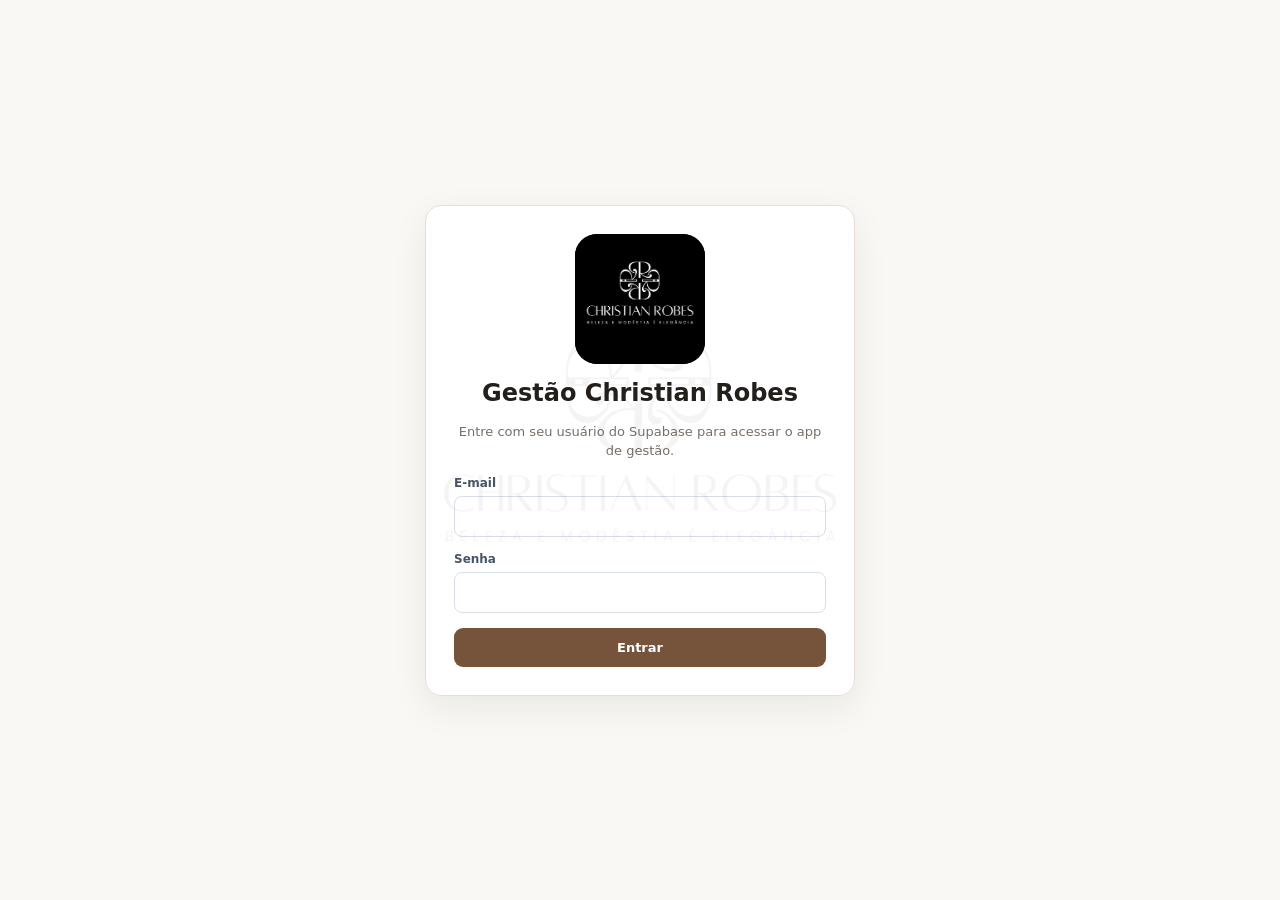
<file: gestão/index.html>
<!DOCTYPE html>
<html lang="pt-BR">
<head><script src="https://myhub.ia.br/canvas-vendor/tailwind.js"></script>
<meta charset="UTF-8">
<meta name="viewport" content="width=device-width,initial-scale=1">
<title>Gestão Christian Robes</title>
<meta name="theme-color" content="#171513">
<link rel="manifest" href="manifest.json">
<link rel="icon" href="icon.svg" type="image/svg+xml">
<link rel="apple-touch-icon" href="icon.svg">
<meta name="mobile-web-app-capable" content="yes">
<meta name="apple-mobile-web-app-capable" content="yes">
<link rel="stylesheet" href="estilo.css">
</head>
<body>
<div id="app"></div>
<script src="app.js"></script>
<script>
if ("serviceWorker" in navigator) {
  window.addEventListener("load", () => navigator.serviceWorker.register("sw.js"));
}
</script>
</body>
</html>
</file>
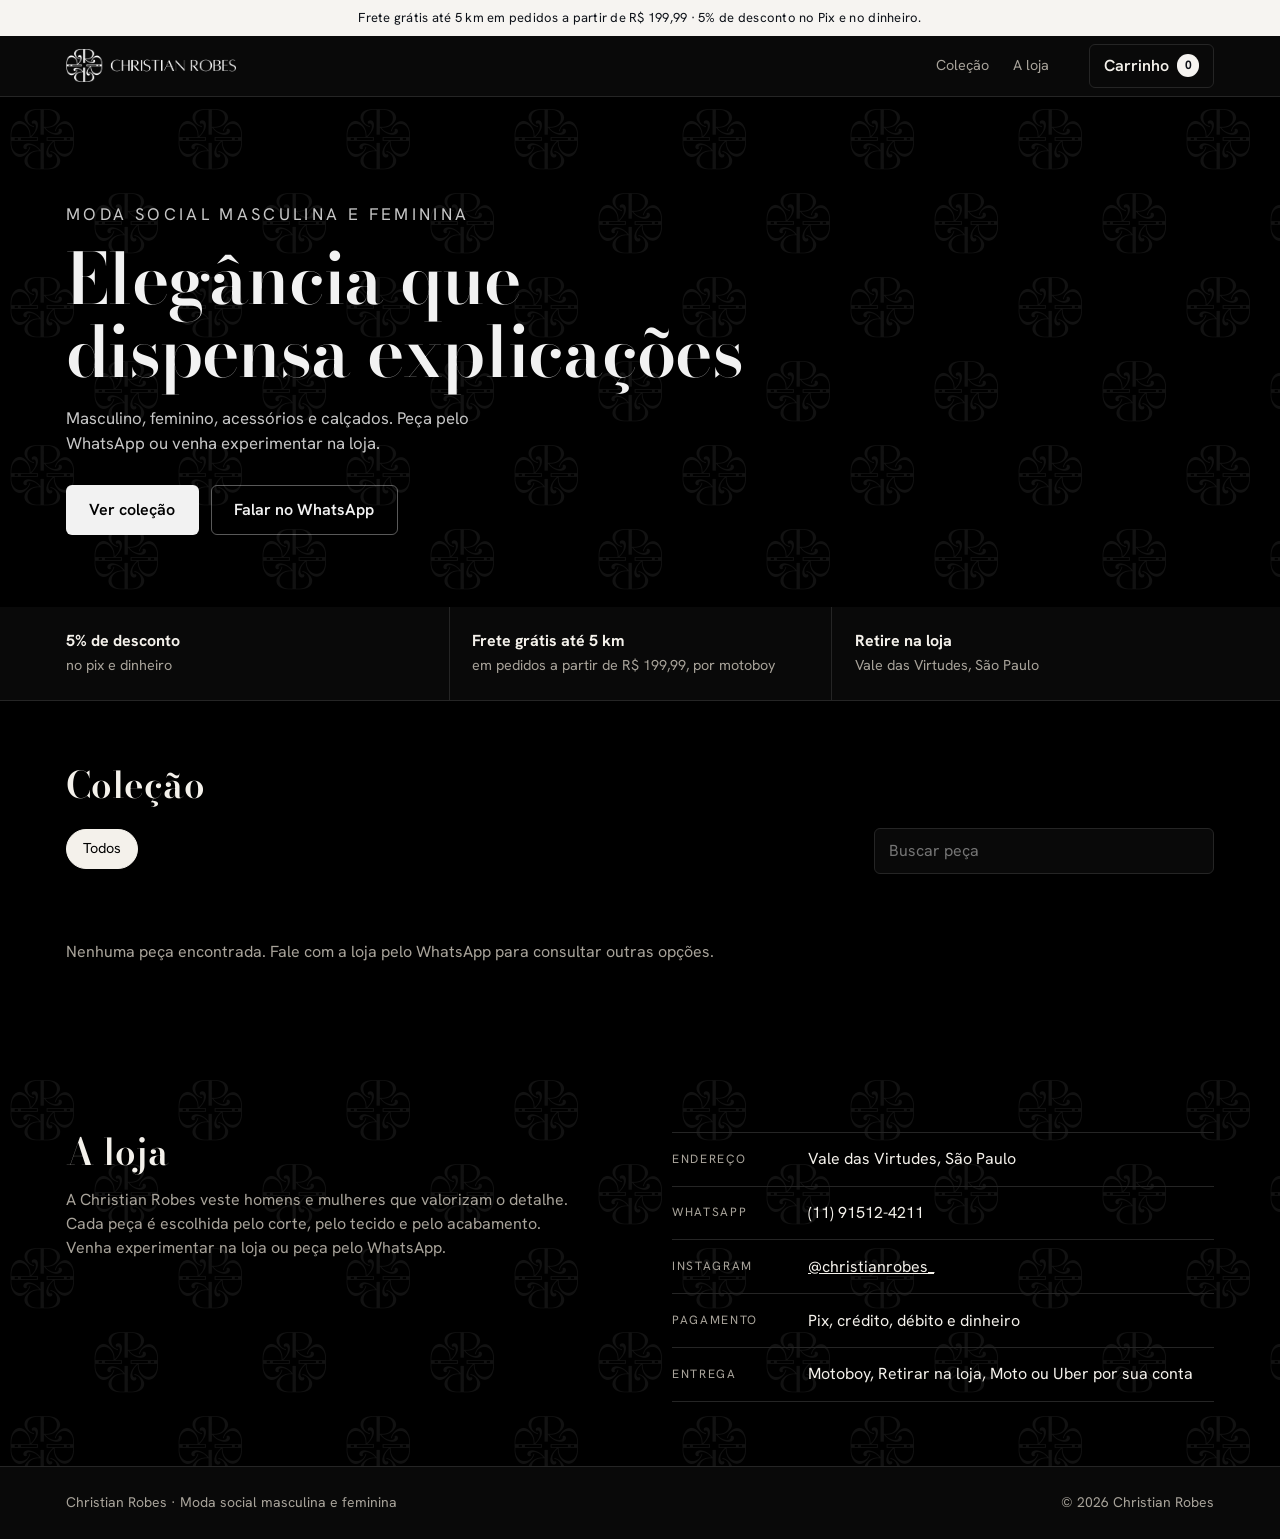
<file: index (1).html>
<!doctype html><html><head><meta charset=utf8><meta name=viewport content="width=device-width,initial-scale=1,viewport-fit=cover"><style>:root{color-scheme:light;box-sizing:border-box;padding-top:env(safe-area-inset-top,0px);padding-bottom:env(safe-area-inset-bottom,0px)}html{scroll-padding-top:env(safe-area-inset-top,0px)}body{margin:0;padding:0;font:14px -apple-system,BlinkMacSystemFont,sans-serif;background:#fff;color:#000}img{max-width:100%}[hidden]:not([hidden=until-found i]){display:none!important}</style></head><body>
<title>Christian Robes</title>
<meta name="claude:viewport-fit-sides" content="cover"><meta name="description" content="Christian Robes: moda social masculina e feminina. Veja as peças e faça seu pedido pelo WhatsApp.">
<link rel="stylesheet" href="https://fonts.googleapis.com/css2?family=Bodoni+Moda:opsz,wght@6..96,500;6..96,700&family=Cormorant+Garamond:wght@500;600&family=Familjen+Grotesk:wght@500;600&family=Hanken+Grotesk:wght@400;500;600;700&family=Instrument+Sans:wght@400;500;600&display=swap">
<style id="app-style">
/* Layout: faixa escura com risca de giz e carrossel de ternos, vitrine em grade, painel de edição lateral */
:root{--bg:#eef0f4;--surface:#ffffff;--fg:#0f1623;--muted:#5b6475;--line:#d8dde6;--accent:#1f3d73;--on-accent:#ffffff;--hero-bg:#101a2d;--hero-fg:#eef1f7;--hero-line:rgba(255,255,255,.07);--display:'Bodoni Moda',Georgia,serif;--body:'Hanken Grotesk',system-ui,sans-serif;--r:6px;--cols:3}
@media (prefers-color-scheme: dark){:root:not([data-theme="light"]){--bg:#0d1118;--surface:#151b25;--fg:#e9edf4;--muted:#9aa4b5;--line:#262e3b;--accent:#7f9fd6;--on-accent:#0d1118;--hero-bg:#080c13;--hero-fg:#eef1f7;color-scheme:dark}}
:root[data-theme="dark"]{--bg:#0d1118;--surface:#151b25;--fg:#e9edf4;--muted:#9aa4b5;--line:#262e3b;--accent:#7f9fd6;--on-accent:#0d1118;--hero-bg:#080c13;--hero-fg:#eef1f7;color-scheme:dark}
*{box-sizing:border-box}
body{background:var(--bg);color:var(--fg);font-family:var(--body);font-size:16px;line-height:1.5;-webkit-text-size-adjust:100%}
body::before{content:"";position:fixed;inset:0 0 auto;height:env(safe-area-inset-top,0px);background:var(--surface);z-index:30}
body.lock{overflow:hidden}
button,input,select,textarea{font:inherit;color:inherit}
button{cursor:pointer}
a{color:inherit}
:focus-visible{outline:2px solid var(--accent);outline-offset:2px}
.stage :focus-visible{outline-color:var(--hero-fg)}
h1,h2,h3,p{margin:0}
.w{max-width:1180px;margin:0 auto;padding-left:max(16px,env(safe-area-inset-left,0px));padding-right:max(16px,env(safe-area-inset-right,0px))}
.announce{background:var(--accent);color:var(--on-accent);font-size:.8125rem;text-align:center;padding:.5rem 0;letter-spacing:.02em}
.hdr{position:sticky;top:env(safe-area-inset-top,0px);z-index:20;background:var(--surface);border-bottom:1px solid var(--line)}
.hdr .w{display:flex;align-items:center;gap:1rem;min-height:60px}
.logo{display:flex;align-items:center;gap:.65rem;text-decoration:none;min-width:0}
.logo img{height:34px;width:auto;max-width:240px;object-fit:contain}
.mono{flex:none;width:34px;height:34px;display:grid;place-items:center;background:var(--fg);color:var(--bg);font-family:var(--display);font-weight:700;font-size:.95rem;letter-spacing:.02em;border-radius:var(--r)}
.lname{font-family:var(--display);font-size:1.1rem;font-weight:600;letter-spacing:.14em;text-transform:uppercase;white-space:nowrap;overflow:hidden;text-overflow:ellipsis}
.nav{display:none;margin-left:auto;gap:1.5rem;font-size:.9rem}
.nav a{text-decoration:none;color:var(--muted)}
.nav a:hover{color:var(--fg)}
.cartbtn{margin-left:auto;display:flex;align-items:center;gap:.5rem;background:transparent;border:1px solid var(--line);border-radius:var(--r);padding:.5rem .85rem;min-height:44px;font-weight:600}
.cartbtn b{display:inline-grid;place-items:center;min-width:1.4rem;height:1.4rem;padding:0 .3rem;border-radius:99px;background:var(--accent);color:var(--on-accent);font-size:.75rem}
@media(min-width:640px){.nav{display:flex}.nav+.cartbtn{margin-left:1.5rem}}
.btn{display:inline-flex;align-items:center;justify-content:center;gap:.5rem;border:1px solid transparent;border-radius:var(--r);padding:.75rem 1.4rem;min-height:46px;font-weight:600;text-decoration:none;cursor:pointer;text-align:center}
.btn-p{background:var(--accent);color:var(--on-accent)}
.btn-g{background:transparent;border-color:var(--line)}
.btn-l{background:var(--hero-fg);color:var(--hero-bg)}
.btn-o{background:transparent;border-color:rgba(255,255,255,.35);color:var(--hero-fg)}
.btn[disabled],.btn[aria-disabled="true"]{opacity:.45;pointer-events:none}
.btn-sm{padding:.45rem .8rem;min-height:38px;font-size:.875rem}
.stage{position:relative;overflow:hidden;background-color:var(--hero-bg);color:var(--hero-fg)}
.stage.pin{background-image:repeating-linear-gradient(90deg,var(--hero-line) 0 1px,transparent 1px 26px)}
:root{--tile:url([data-uri])}.stage[data-tile]::before,.about.tiled::before{content:'';position:absolute;inset:0;pointer-events:none;opacity:.07;background:var(--tile) 0 0/168px 168px}.about{position:relative;overflow:hidden}.about .w{position:relative}
.stage .w{position:relative;z-index:1}
.hero{padding-block:clamp(2.5rem,8vw,5.5rem) clamp(2rem,5vw,3rem)}
.eyebrow{font-size:.75rem;letter-spacing:.2em;text-transform:uppercase;opacity:.75}
.hero h1{font-family:var(--display);font-weight:600;font-size:clamp(2.2rem,7.2vw,4.4rem);line-height:1.04;letter-spacing:-.01em;margin-top:.9rem;max-width:16ch;text-wrap:balance}
.hero p{margin-top:1.1rem;max-width:46ch;opacity:.82;font-size:1.05rem}
.hero .acts{display:flex;flex-wrap:wrap;gap:.75rem;margin-top:1.8rem}
.car{padding-block:1rem clamp(2.5rem,6vw,4rem)}
.carhead{display:flex;align-items:end;justify-content:space-between;gap:1rem;margin-bottom:1rem;border-top:1px solid rgba(255,255,255,.14);padding-top:1.2rem}
.carhead h2{font-family:var(--display);font-size:1.5rem;font-weight:600}
.carctl{display:flex;align-items:center;gap:.5rem;font-size:.85rem;font-variant-numeric:tabular-nums}
.carctl button{width:44px;height:44px;border-radius:99px;border:1px solid rgba(255,255,255,.3);background:transparent;color:var(--hero-fg)}
.track{display:flex;gap:14px;overflow-x:auto;scroll-snap-type:x mandatory;padding-bottom:.5rem;scrollbar-width:none}
.track::-webkit-scrollbar{display:none}
.slide{flex:0 0 min(74vw,270px);scroll-snap-align:start}
.slide .card{color:var(--hero-fg)}
.slide .art{background:rgba(255,255,255,.07)}
.slide .ccat{color:var(--hero-fg);opacity:.65}
.sec{padding-block:clamp(2.2rem,6vw,4rem)}
.sec h2{font-family:var(--display);font-size:clamp(1.6rem,4.5vw,2.3rem);font-weight:600;line-height:1.1;text-wrap:balance}
.perks{border-bottom:1px solid var(--line);background:var(--surface)}
.perks .w{display:grid;gap:0;grid-template-columns:1fr}
.perk{padding:1.1rem 0;border-top:1px solid var(--line)}
.perk:first-child{border-top:0}
.perk b{display:block;font-weight:700}
.perk span{color:var(--muted);font-size:.9rem}
@media(min-width:760px){.perks .w{grid-template-columns:repeat(3,1fr)}.perk{border-top:0;border-left:1px solid var(--line);padding:1.4rem 1.4rem}.perk:first-child{border-left:0;padding-left:0}}
.tools{display:flex;flex-direction:column;gap:.9rem;margin-block:1.4rem 1.6rem}
.search{width:100%;max-width:340px;background:var(--surface);border:1px solid var(--line);border-radius:var(--r);padding:.65rem .85rem;min-height:46px}
.chips{display:flex;gap:.5rem;overflow-x:auto;padding-bottom:.25rem;scrollbar-width:none}
.chips::-webkit-scrollbar{display:none}
.chip{flex:none;border:1px solid var(--line);background:var(--surface);border-radius:99px;padding:.45rem 1rem;min-height:40px;font-size:.9rem}
.chip[aria-pressed="true"]{background:var(--fg);color:var(--bg);border-color:var(--fg)}
@media(min-width:760px){.tools{flex-direction:row;align-items:center;justify-content:space-between}.filt{order:-1}}
.grid{display:grid;gap:14px;grid-template-columns:repeat(2,minmax(0,1fr))}
@media(min-width:760px){.grid{gap:22px 18px;grid-template-columns:repeat(var(--cols),minmax(0,1fr))}}
.card{display:flex;flex-direction:column;gap:.6rem;width:100%;padding:0;border:0;background:none;text-align:left;color:inherit;min-width:0}
.art{display:block;position:relative;aspect-ratio:4/5;max-width:100%;overflow:hidden;border-radius:var(--r);background:color-mix(in srgb,var(--fg) 5%,var(--surface))}
.art svg{position:absolute;left:50%;top:50%;width:66%;height:auto;transform:translate(-50%,-50%)}
.art img{display:block;width:100%;height:100%;object-fit:cover}
.badge{position:absolute;left:8px;top:8px;background:var(--accent);color:var(--on-accent);font-size:.7rem;font-weight:700;letter-spacing:.08em;text-transform:uppercase;padding:.2rem .5rem;border-radius:3px}
.badge.off{background:var(--fg);color:var(--bg)}
.cinfo{display:flex;flex-direction:column;gap:.1rem;min-width:0}
.ccat{font-size:.72rem;letter-spacing:.14em;text-transform:uppercase;color:var(--muted)}
.cname{font-weight:600;line-height:1.3;overflow-wrap:anywhere}
.cprice{font-variant-numeric:tabular-nums;font-size:.95rem}
.cprice s{color:var(--muted);margin-right:.4rem;font-size:.85rem}
.empty{padding:2.5rem 0;color:var(--muted)}
.about .w{display:grid;gap:2rem}
.about p{color:var(--muted);margin-top:1rem;max-width:56ch;white-space:pre-line}
.info{display:grid;gap:0;margin:0;border-top:1px solid var(--line)}
.info div{display:grid;grid-template-columns:7.5rem minmax(0,1fr);gap:1rem;padding:.9rem 0;border-bottom:1px solid var(--line)}
.info dt{font-size:.75rem;letter-spacing:.14em;text-transform:uppercase;color:var(--muted);padding-top:.15rem}
.info dd{margin:0;overflow-wrap:anywhere}
@media(min-width:860px){.about .w{grid-template-columns:1fr 1fr;gap:4rem}}
.foot{background:var(--surface);border-top:1px solid var(--line);padding-block:1.6rem;font-size:.875rem;color:var(--muted)}
.foot .w{display:flex;flex-wrap:wrap;gap:.5rem 2rem;justify-content:space-between}
.scrim{position:fixed;inset:0;background:rgba(5,8,14,.55);z-index:40}
.sheet,.drawer{position:fixed;z-index:41;background:var(--surface);color:var(--fg);display:flex;flex-direction:column}
.sheet{left:0;right:0;bottom:0;max-height:92%;border-radius:14px 14px 0 0;padding-bottom:env(safe-area-inset-bottom,0px)}
@media(min-width:760px){.sheet{left:50%;top:50%;bottom:auto;right:auto;width:min(860px,92vw);max-height:90vh;transform:translate(-50%,-50%);border-radius:var(--r)}}
.sheet .body{display:grid;gap:1.2rem;overflow-y:auto;padding:1rem max(16px,env(safe-area-inset-left,0px)) 1rem}
@media(min-width:760px){.sheet .body{grid-template-columns:minmax(0,5fr) minmax(0,6fr);gap:2rem;padding:1.5rem}}
.xbtn{position:absolute;right:10px;top:10px;z-index:2;width:44px;height:44px;border-radius:99px;border:1px solid var(--line);background:var(--surface)}
.sheet h2{font-family:var(--display);font-size:1.6rem;font-weight:600;line-height:1.15;padding-right:2.5rem}
.sheet .price{font-size:1.35rem;font-variant-numeric:tabular-nums;margin-top:.5rem}
.sheet .price s{color:var(--muted);font-size:1rem;margin-right:.5rem}
.sheet .desc{color:var(--muted);margin-top:.9rem;white-space:pre-line}
.lbl{font-size:.75rem;letter-spacing:.14em;text-transform:uppercase;color:var(--muted);margin:1.2rem 0 .5rem}
.sizes{display:flex;flex-wrap:wrap;gap:.5rem}
.sz{min-width:48px;min-height:44px;padding:0 .8rem;border:1px solid var(--line);background:var(--bg);border-radius:var(--r);font-weight:600}
.sz[aria-pressed="true"]{background:var(--fg);color:var(--bg);border-color:var(--fg)}
.qty{display:inline-flex;align-items:center;border:1px solid var(--line);border-radius:var(--r)}
.qty button{width:44px;height:44px;border:0;background:none;font-size:1.2rem}
.qty span{min-width:2rem;text-align:center;font-variant-numeric:tabular-nums}
.buy{display:flex;flex-wrap:wrap;gap:.75rem;align-items:center;margin-top:1.4rem}
.buy .btn{flex:1 1 200px}
.drawer{top:0;bottom:0;right:0;width:min(100%,440px);padding-top:env(safe-area-inset-top,0px);padding-bottom:env(safe-area-inset-bottom,0px)}
.dhead{display:flex;align-items:center;justify-content:space-between;padding:.9rem 16px;border-bottom:1px solid var(--line)}
.dhead h2{font-family:var(--display);font-size:1.35rem;font-weight:600}
.dbody{flex:1;overflow-y:auto;padding:1rem 16px}
.dfoot{border-top:1px solid var(--line);padding:1rem 16px;display:grid;gap:.5rem}
.line{display:grid;grid-template-columns:64px minmax(0,1fr);gap:.8rem;padding:.8rem 0;border-bottom:1px solid var(--line)}
.line .art{aspect-ratio:4/5}
.line .meta{display:flex;flex-direction:column;gap:.35rem;min-width:0}
.line .meta b{overflow-wrap:anywhere}
.line .meta small{color:var(--muted)}
.line .row{display:flex;align-items:center;justify-content:space-between;gap:.5rem}
.line .qty button{width:38px;height:38px}
.link{border:0;background:none;color:var(--muted);text-decoration:underline;padding:.4rem 0;min-height:38px}
.opt{display:flex;gap:.7rem;align-items:flex-start;padding:.65rem .8rem;border:1px solid var(--line);border-radius:var(--r);margin-bottom:.5rem;cursor:pointer}
.opt input{margin-top:.3rem;accent-color:var(--accent);width:18px;height:18px;flex:none}
.opt:has(input:checked){border-color:var(--accent);background:color-mix(in srgb,var(--accent) 8%,var(--surface))}
.opt small{display:block;color:var(--muted)}
.tot{display:flex;justify-content:space-between;gap:1rem;font-variant-numeric:tabular-nums}
.tot.big{font-size:1.2rem;font-weight:700;padding-top:.3rem;border-top:1px solid var(--line)}
.tot.dim{color:var(--muted);font-size:.9rem}
.hint{font-size:.85rem;color:var(--muted)}
.toast{position:fixed;left:50%;bottom:calc(20px + env(safe-area-inset-bottom,0px));transform:translateX(-50%);z-index:80;background:var(--fg);color:var(--bg);padding:.7rem 1.1rem;border-radius:var(--r);font-size:.9rem;max-width:90vw}
/* painel de edição */
.fab{position:fixed;z-index:60;right:max(16px,env(safe-area-inset-right,0px));bottom:calc(16px + env(safe-area-inset-bottom,0px));min-height:52px;padding:0 1.3rem;border-radius:99px;border:0;background:var(--accent);color:var(--on-accent);font-weight:700;box-shadow:0 6px 22px rgba(0,0,0,.28)}
.adm{position:fixed;z-index:60;top:0;bottom:0;right:0;width:100%;background:var(--bg);color:var(--fg);display:flex;flex-direction:column;padding-top:env(safe-area-inset-top,0px)}
@media(min-width:900px){.adm{width:420px;border-left:1px solid var(--line)}body.adm-open #app{margin-right:420px}}
.adm .ahead{display:flex;align-items:center;justify-content:space-between;gap:.5rem;padding:.7rem max(16px,env(safe-area-inset-left,0px));background:var(--surface);border-bottom:1px solid var(--line)}
.adm .ahead h2{font-size:1.05rem;font-weight:700}
.tabs{display:flex;gap:.25rem;overflow-x:auto;background:var(--surface);border-bottom:1px solid var(--line);padding:0 max(8px,env(safe-area-inset-left,0px));scrollbar-width:none}
.tabs::-webkit-scrollbar{display:none}
.tab{flex:none;border:0;background:none;padding:.85rem .85rem;min-height:46px;color:var(--muted);font-weight:600;border-bottom:3px solid transparent}
.tab[aria-selected="true"]{color:var(--fg);border-bottom-color:var(--accent)}
.abody{flex:1;overflow-y:auto;padding:1.1rem max(16px,env(safe-area-inset-left,0px)) 2rem;display:grid;gap:1.1rem;align-content:start}
.abody h3{font-size:.75rem;letter-spacing:.14em;text-transform:uppercase;color:var(--muted);padding-top:.6rem;border-top:1px solid var(--line)}
.abody h3:first-child{border-top:0;padding-top:0}
.afoot{display:flex;flex-wrap:wrap;align-items:center;gap:.6rem;padding:.7rem max(16px,env(safe-area-inset-left,0px)) calc(.7rem + env(safe-area-inset-bottom,0px));background:var(--surface);border-top:1px solid var(--line)}
.afoot .st{flex:1 1 100%;font-size:.85rem;color:var(--muted)}
.afoot .btn{flex:1}
.f{display:grid;gap:.35rem}
.f label,.f>span{font-size:.875rem;font-weight:600}
.f small{color:var(--muted);font-size:.8rem}
.f input[type=text],.f input[type=number],.f select,.f textarea{width:100%;min-height:44px;padding:.6rem .7rem;background:var(--surface);border:1px solid var(--line);border-radius:6px}
.f textarea{min-height:92px;resize:vertical}
.f input[type=color]{width:64px;height:44px;padding:2px;background:var(--surface);border:1px solid var(--line);border-radius:6px}
.chk{display:flex;align-items:center;gap:.65rem;min-height:44px;font-size:.95rem}
.chk input{width:20px;height:20px;accent-color:var(--accent);flex:none}
.seg{display:flex;flex-wrap:wrap;gap:.4rem}
.f .seg label,.seg label{position:relative;font-weight:400;font-size:.9rem}
.seg input{position:absolute;opacity:0;inset:0;width:100%;height:100%;margin:0;cursor:pointer}
.seg span{display:flex;align-items:center;justify-content:center;min-height:44px;padding:0 .95rem;border:1px solid var(--line);background:var(--surface);border-radius:6px;font-size:.9rem}
.seg input:checked+span{border-color:var(--accent);background:color-mix(in srgb,var(--accent) 12%,var(--surface));font-weight:700}
.seg input:focus-visible+span{outline:2px solid var(--accent);outline-offset:2px}
.swatch{width:20px;height:20px;border-radius:99px;margin-right:.55rem;border:1px solid rgba(0,0,0,.2);flex:none}
.pl{display:grid;gap:.5rem}
.pr{display:grid;grid-template-columns:44px minmax(0,1fr) auto;gap:.7rem;align-items:center;padding:.55rem;background:var(--surface);border:1px solid var(--line);border-radius:var(--r)}
.pr .art{aspect-ratio:4/5}
.pr .t{display:flex;flex-direction:column;min-width:0;background:none;border:0;text-align:left;padding:.2rem 0;min-height:44px;justify-content:center}
.pr .t b{overflow-wrap:anywhere;font-size:.95rem}
.pr .t small{color:var(--muted)}
.pr .t.hid{opacity:.5}
.mv{display:flex;gap:.25rem}
.mv button{width:38px;height:38px;border:1px solid var(--line);background:var(--bg);border-radius:6px}
.note{padding:.8rem .9rem;border:1px dashed var(--accent);border-radius:var(--r);font-size:.9rem;color:var(--fg)}
.crow{display:grid;grid-template-columns:minmax(0,1fr) auto;gap:.5rem;align-items:center}
.warn{background:#a32d2d;color:#fff}
.row2{display:grid;grid-template-columns:1fr 1fr;gap:.75rem}
.fontopt span{display:block;text-align:left;padding:.6rem .9rem;min-height:56px}
.fontopt em{display:block;font-style:normal;font-size:1.25rem;line-height:1.2}
.fontopt small{color:var(--muted)}
.fontopt{flex:1 1 100%}
@media(prefers-reduced-motion:reduce){*{scroll-behavior:auto!important;transition:none!important}}
.filt{display:flex;flex-direction:column;gap:.5rem;min-width:0;flex:1 1 auto}
.chips:empty{display:none}
.chips.sub{align-items:center}
.flbl{flex:none;font-size:.7rem;letter-spacing:.14em;text-transform:uppercase;color:var(--muted);padding-right:.2rem}
.chip.sm{min-height:34px;padding:.3rem .85rem;font-size:.82rem}
@media(max-width:759px){.sheet .body{display:flex;flex-direction:column}.sheet .body>*{flex:none}.sheet .body>.art{width:min(100%,calc(52vh*.8));margin-inline:auto}}
@media(max-width:759px){.sheet .body>.art{width:min(100%,calc(34vh*.8));margin-inline:auto}}
.sheet .body{padding-bottom:1.5rem}
.sheet .buy{position:sticky;bottom:0;z-index:1;background:var(--surface);border-top:1px solid var(--line);margin-top:1.2rem;padding-block:.75rem}
body.lock .fab{display:none}
</style>
<style id="theme"></style>
<div id="app"></div><div id="modal"></div><div id="cart"></div><div id="admin"></div><div id="toast" class="" role="status" aria-live="polite"></div>
<script id="state" type="application/json">{"v":1,"store":{"name":"Christian Robes","tagline":"Moda social masculina e feminina","whatsapp":"11915124211","instagram":"christianrobes_","address":"Vale das Virtudes, São Paulo","logo":"[data-uri]"},"theme":{"preset":"preto","accent":"","font":"alfaiataria","radius":"suave","cols":3,"pinstripe":false,"watermark":true},"texts":{"announceOn":true,"announce":"Frete grátis até 5 km em pedidos a partir de R$ 199,99 · 5% de desconto no Pix e no dinheiro.","heroTitle":"Elegância que dispensa explicações","heroSub":"Masculino, feminino, acessórios e calçados. Peça pelo WhatsApp ou venha experimentar na loja.","heroCta":"Ver coleção","carouselTitle":"Em destaque","catalogTitle":"Coleção","aboutTitle":"A loja","aboutText":"A Christian Robes veste homens e mulheres que valorizam o detalhe. Cada peça é escolhida pelo corte, pelo tecido e pelo acabamento.\nVenha experimentar na loja ou peça pelo WhatsApp.","footer":"Christian Robes · Moda social masculina e feminina"},"sections":{"carousel":true,"perks":true,"about":true},"orders":{"pay":{"pix":true,"credito":true,"debito":true,"dinheiro":true},"discountPct":5,"discountOn":["pix","dinheiro"],"freeKm":5,"minFree":199.99,"deliv":{"moto":true,"retirada":true,"app":true},"freteNote":"Fora da área de frete grátis, combinamos o valor do motoboy pelo WhatsApp.","intro":"Olá! Quero fazer um pedido na Christian Robes:"},"categories":["Masculino","Feminino","Acessórios e calçados"],"types":{"Masculino":["Ternos","Calças","Camisas","Camisetas"],"Feminino":["Vestidos","Saias","Conjuntos","Calças","Camisetas e blusas"],"Acessórios e calçados":["Gravatas","Cintos","Bolsas","Sapatos","Outros"]},"occasions":["Trabalho","Casual","Festa e cerimônia"],"products":[]}</script>
<script id="app-script">
(function(){
'use strict';
var $=function(s,r){return (r||document).querySelector(s)};
var esc=function(s){return String(s==null?'':s).replace(/[&<>"']/g,function(c){return {'&':'&amp;','<':'&lt;','>':'&gt;','"':'&quot;',"'":'&#39;'}[c]})};
var TITLE='<title>Christian Robes</title>';
var META='<meta name="claude:viewport-fit-sides" content="cover"><meta name="description" content="Christian Robes: moda social masculina e feminina. Veja as peças e faça seu pedido pelo WhatsApp.">';
var FONTLINK=document.querySelector('link[href*="fonts.googleapis.com"]');
var FONTS=FONTLINK?FONTLINK.outerHTML:'';
var SHELL='<div id="app"></div><div id="modal"></div><div id="cart"></div><div id="admin"></div><div id="toast" class="" role="status" aria-live="polite"></div>';
var FALLBACK_RESET=':root{color-scheme:light;padding-top:env(safe-area-inset-top,0px);padding-bottom:env(safe-area-inset-bottom,0px)}body{margin:0;font:14px system-ui,sans-serif}img{max-width:100%}[hidden]{display:none!important}';
var S=JSON.parse($('#state').textContent);
if(!S.types)S.types={};
S.categories.forEach(function(c){if(!S.types[c])S.types[c]=[]});
if(!S.occasions)S.occasions=['Trabalho','Casual','Festa e cerimônia'];
var ORIG=JSON.stringify(S);
var reduce=window.matchMedia&&window.matchMedia('(prefers-reduced-motion: reduce)').matches;

var PRESETS=[
 {id:'noite',label:'Azul-noite',h:218,s:34,accent:'#1f3d73'},
 {id:'grafite',label:'Grafite e vinho',h:210,s:8,accent:'#8a2c3d'},
 {id:'bordo',label:'Bordô',h:345,s:30,accent:'#7d1f37'},
 {id:'garrafa',label:'Verde-garrafa',h:158,s:28,accent:'#1f5a43'},
 {id:'preto',label:'Preto e branco',h:0,s:0,accent:'#f1eee8'}
];
var FONTSETS={
 alfaiataria:{label:'Alfaiataria',d:"'Bodoni Moda',Georgia,serif",b:"'Hanken Grotesk',system-ui,sans-serif"},
 classico:{label:'Clássico',d:"'Cormorant Garamond',Georgia,serif",b:"'Hanken Grotesk',system-ui,sans-serif"},
 moderno:{label:'Moderno',d:"'Familjen Grotesk',system-ui,sans-serif",b:"'Instrument Sans',system-ui,sans-serif"}
};
var RADII={reto:'0px',suave:'6px',redondo:'14px'};
var PAYN={pix:'Pix',credito:'Crédito',debito:'Débito',dinheiro:'Dinheiro'};
var DELN={moto:'Motoboy',retirada:'Retirar na loja',app:'Moto ou Uber por sua conta'};

/* ---------- utilidades ---------- */
function hex2rgb(h){h=h.replace('#','');if(h.length===3)h=h.split('').map(function(c){return c+c}).join('');var n=parseInt(h,16);return [n>>16&255,n>>8&255,n&255]}
function rgb2hex(r){return '#'+r.map(function(v){return Math.round(v).toString(16).padStart(2,'0')}).join('')}
function mix(a,b,t){var A=hex2rgb(a),B=hex2rgb(b);return rgb2hex(A.map(function(v,i){return v+(B[i]-v)*t}))}
function lum(h){var c=hex2rgb(h).map(function(v){v/=255;return v<=.03928?v/12.92:Math.pow((v+.055)/1.055,2.4)});return .2126*c[0]+.7152*c[1]+.0722*c[2]}
function onColor(h){return lum(h)>0.42?'#0d1118':'#ffffff'}
function hsl(h,s,l){return 'hsl('+h+' '+Math.round(s)+'% '+l+'%)'}
function tok(o){return Object.keys(o).map(function(k){return '--'+k+':'+o[k]}).join(';')}
function themeCss(st){
 var t=st.theme,p=PRESETS.filter(function(x){return x.id===t.preset})[0]||PRESETS[0];
 var acc=/^#[0-9a-f]{6}$/i.test(t.accent||'')?t.accent:p.accent;
 var accD=mix(acc,'#ffffff',.38);
 var L={bg:hsl(p.h,p.s*.55,95),surface:'#ffffff',fg:hsl(p.h,p.s,9),muted:hsl(p.h,p.s*.25,40),line:hsl(p.h,p.s*.4,86),accent:acc,'on-accent':onColor(acc),'hero-bg':hsl(p.h,p.s*.7,11),'hero-fg':hsl(p.h,p.s*.5,95),'hero-line':'rgba(255,255,255,.07)'};
 var D={bg:hsl(p.h,p.s*.5,7),surface:hsl(p.h,p.s*.45,11),fg:hsl(p.h,p.s*.4,93),muted:hsl(p.h,p.s*.25,68),line:hsl(p.h,p.s*.35,19),accent:accD,'on-accent':onColor(accD),'hero-bg':hsl(p.h,p.s*.6,5),'hero-fg':hsl(p.h,p.s*.5,95),'hero-line':'rgba(255,255,255,.07)'};
 if(p.id==='preto'){D.bg='#000';D.surface='#090909';D['hero-bg']='#000';D.fg='#f4f1eb';D.muted='#a8a39a';D.line='#252525';L=D}
 var f=FONTSETS[t.font]||FONTSETS.alfaiataria;
 var extra='--display:'+f.d+';--body:'+f.b+';--r:'+(RADII[t.radius]||'6px')+';--cols:'+(t.cols||3);
 return ':root{'+tok(L)+';'+extra+'}@media (prefers-color-scheme: dark){:root:not([data-theme="light"]){'+tok(D)+';color-scheme:dark}}:root[data-theme="dark"]{'+tok(D)+';color-scheme:dark}';
}
function applyTheme(){if(S.theme.preset==='preto')document.documentElement.setAttribute('data-theme','dark');$('#theme').textContent=themeCss(S)}
function brl(n){return Number(n||0).toLocaleString('pt-BR',{style:'currency',currency:'BRL'})}
function initials(n){var w=String(n||'').trim().split(/\s+/).filter(Boolean);if(!w.length)return 'L';if(w.length===1)return w[0].slice(0,2).toUpperCase();return (w[0][0]+w[1][0]).toUpperCase()}
function digits(s){return String(s||'').replace(/\D/g,'')}
function waNum(){var d=digits(S.store.whatsapp);if(d.length&&d.length<=11)d='55'+d;return d}
function fmtPhone(s){var d=digits(s);if(d.indexOf('55')===0&&d.length>11)d=d.slice(2);if(d.length===11)return '('+d.slice(0,2)+') '+d.slice(2,7)+'-'+d.slice(7);if(d.length===10)return '('+d.slice(0,2)+') '+d.slice(2,6)+'-'+d.slice(6);return s}
function get(path){return path.split('.').reduce(function(o,k){return o==null?o:o[k]},S)}
function set(path,v){var k=path.split('.'),last=k.pop(),o=k.reduce(function(a,b){return a[b]},S);o[last]=v}
function names(arr){var n=arr.map(function(k){return (PAYN[k]||k).toLowerCase()});return n.length>1?n.slice(0,-1).join(', ')+' e '+n[n.length-1]:n.join('')}
function prod(id){return S.products.filter(function(p){return p.id===id})[0]}

/* ---------- ilustração das peças ---------- */
function art(p){
 if(p.img)return '<img src="'+esc(p.img)+'" alt="'+esc(p.name)+'" loading="lazy">';
 var c=/^#[0-9a-f]{3,8}$/i.test(p.color||'')?p.color:'#1c2b4a';
 var D='rgba(0,0,0,.22)',B='rgba(0,0,0,.3)',W='rgba(255,255,255,.9)';
 var sh={
  paleto:'<path d="M62 26 L100 18 L138 26 L176 58 L184 226 L16 226 L24 58 Z" fill="'+c+'"/><path d="M84 24 L100 150 L116 24 Z" fill="'+W+'"/><path d="M62 26 L84 24 L100 150 L74 104 Z" fill="'+D+'" stroke="'+B+'"/><path d="M138 26 L116 24 L100 150 L126 104 Z" fill="'+D+'" stroke="'+B+'"/><circle cx="100" cy="168" r="3.5" fill="'+B+'"/><circle cx="100" cy="192" r="3.5" fill="'+B+'"/><path d="M124 152 H150" stroke="'+B+'" stroke-width="2"/><path d="M28 210 H172" stroke="'+B+'" stroke-width="1.5"/>',
  camisa:'<path d="M64 24 L100 40 L136 24 L178 52 L190 118 L162 126 L158 226 L42 226 L38 126 L10 118 L22 52 Z" fill="'+c+'"/><path d="M64 24 L100 40 L88 70 L56 40 Z" fill="rgba(255,255,255,.28)" stroke="'+B+'"/><path d="M136 24 L100 40 L112 70 L144 40 Z" fill="rgba(255,255,255,.28)" stroke="'+B+'"/><path d="M100 46 V226" stroke="'+B+'" stroke-width="1.5"/><g fill="'+B+'"><circle cx="100" cy="84" r="2.6"/><circle cx="100" cy="114" r="2.6"/><circle cx="100" cy="144" r="2.6"/><circle cx="100" cy="174" r="2.6"/><circle cx="100" cy="204" r="2.6"/></g>',
  gravata:'<path d="M86 22 H114 L110 50 H90 Z" fill="'+c+'"/><path d="M90 50 H110 L130 206 L100 230 L70 206 Z" fill="'+c+'"/><path d="M86 22 H114 L110 50 H90 Z" fill="'+D+'"/><path d="M100 54 L100 224" stroke="rgba(255,255,255,.2)" stroke-width="2"/>',
  vestido:'<path d="M80 20 L100 34 L120 20 L132 80 L124 100 L172 226 H28 L76 100 L68 80 Z" fill="'+c+'"/><path d="M76 100 H124" stroke="'+B+'" stroke-width="2"/>',
  sapato:'<path d="M22 150 L96 150 C110 150 120 170 150 172 C176 174 184 190 184 204 L184 214 H22 Z" fill="'+c+'"/><path d="M22 214 H184" stroke="'+B+'" stroke-width="4"/>',
  cinto:'<circle cx="100" cy="124" r="68" fill="none" stroke="'+c+'" stroke-width="20"/><circle cx="100" cy="124" r="68" fill="none" stroke="rgba(255,255,255,.3)" stroke-width="1.5" stroke-dasharray="3 5"/><rect x="82" y="38" width="36" height="30" rx="3" fill="none" stroke="rgba(206,208,214,.95)" stroke-width="5"/>'
 };
 return '<svg viewBox="0 0 200 240" role="img" aria-label="'+esc(p.name)+'">'+(sh[p.shape]||sh.paleto)+'</svg>';
}
function priceHtml(p){if(!(p.price>0))return 'Valor pelo WhatsApp';return (p.oldPrice>p.price?'<s>'+brl(p.oldPrice)+'</s>':'')+brl(p.price)}
function cardHtml(p){
 var badge=!p.stock?'<span class="badge off">Esgotado</span>':(p.oldPrice>p.price?'<span class="badge">Promoção</span>':'');
 return '<button class="card" data-act="open" data-id="'+esc(p.id)+'"><span class="art">'+art(p)+badge+'</span><span class="cinfo"><span class="ccat">'+esc(p.category)+(p.type?' · '+esc(p.type):'')+'</span><span class="cname">'+esc(p.name)+'</span><span class="cprice">'+priceHtml(p)+'</span></span></button>';
}

/* ---------- estado de interface ---------- */
var ui={cat:'',type:'',occ:'',q:'',modal:null,cartOpen:false,co:{name:'',addr:'',pay:'',deliv:''},isEd:false,adminOpen:false,peek:false,tab:'look',editId:null,confirmDel:null,dirty:false,saving:false,msg:'',catOpen:false,uploading:false};
var cart=[];
try{cart=JSON.parse(localStorage.getItem('crCart')||'[]')||[]}catch(e){cart=[]}
function saveCart(){try{localStorage.setItem('crCart',JSON.stringify(cart))}catch(e){}}
function toast(m){var t=$('#toast');t.className='toast';t.textContent=m;clearTimeout(toast.t);toast.t=setTimeout(function(){t.className='';t.textContent=''},2600)}

/* ---------- vitrine ---------- */
function renderStore(){
 var tx=S.texts,st=S.store,o=S.orders;
 var vis=S.products.filter(function(p){return p.visible!==false});
 var feat=vis.filter(function(p){return p.featured});
 var n=cart.reduce(function(a,c){return a+c.qty},0);
 var h='';
 if(tx.announceOn&&tx.announce)h+='<div class="announce"><div class="w">'+esc(tx.announce)+'</div></div>';
 h+='<header class="hdr"><div class="w"><a class="logo" href="#topo" data-act="top">'+(st.logo?'<img src="'+esc(st.logo)+'" alt="'+esc(st.name)+'">':'<span class="mono">'+esc(initials(st.name))+'</span><span class="lname">'+esc(st.name)+'</span>')+'</a><nav class="nav" aria-label="Principal"><a href="#catalogo" data-act="goto" data-to="catalogo">'+esc(tx.catalogTitle)+'</a>'+(S.sections.about?'<a href="#loja" data-act="goto" data-to="loja">'+esc(tx.aboutTitle)+'</a>':'')+'</nav><button class="cartbtn" data-act="opencart" aria-label="Abrir carrinho">Carrinho <b>'+n+'</b></button></div></header>';
 h+='<section id="topo" class="stage'+(S.theme.pinstripe?' pin':'')+'"'+(S.theme.watermark?' data-tile':'')+'><div class="w"><div class="hero"><p class="eyebrow">'+esc(st.tagline)+'</p><h1>'+esc(tx.heroTitle)+'</h1><p>'+esc(tx.heroSub)+'</p><div class="acts"><a class="btn btn-l" href="#catalogo" data-act="goto" data-to="catalogo">'+esc(tx.heroCta)+'</a>'+(waNum()?'<a class="btn btn-o" target="_blank" rel="noopener" href="https://wa.me/'+waNum()+'">Falar no WhatsApp</a>':'')+'</div></div>';
 if(S.sections.carousel&&feat.length){
  h+='<div class="car"><div class="carhead"><h2>'+esc(tx.carouselTitle)+'</h2><div class="carctl"><span id="carcount" aria-live="off"></span><button data-act="car" data-d="-1" aria-label="Anterior">&#8592;</button><button data-act="car" data-d="1" aria-label="Próximo">&#8594;</button></div></div><div class="track" id="track">'+feat.map(function(p){return '<div class="slide">'+cardHtml(p)+'</div>'}).join('')+'</div></div>';
 } else h+='<div style="height:1.5rem"></div>';
 h+='</div></section>';
 if(S.sections.perks){
  var pk=[];
  if(o.discountPct>0&&o.discountOn.length)pk.push([o.discountPct+'% de desconto','no '+names(o.discountOn)]);
  if(o.deliv.moto)pk.push(['Frete grátis até '+o.freeKm+' km','em pedidos a partir de '+brl(o.minFree)+', por motoboy']);
  if(o.deliv.retirada)pk.push(['Retire na loja',st.address]);
  if(pk.length)h+='<div class="perks"><div class="w">'+pk.map(function(x){return '<div class="perk"><b>'+esc(x[0])+'</b><span>'+esc(x[1])+'</span></div>'}).join('')+'</div></div>';
 }
 h+='<section id="catalogo" class="sec"><div class="w"><h2>'+esc(tx.catalogTitle)+'</h2><div class="tools"><div class="filt"><div class="chips" id="chips"></div><div class="chips sub" id="chips2"></div><div class="chips sub" id="chips3"></div></div><input class="search" id="q" type="search" placeholder="Buscar peça" aria-label="Buscar peça" value="'+esc(ui.q)+'"></div><div class="grid" id="grid"></div></div></section>';
 if(S.sections.about){
  var info='<dl class="info">';
  if(st.address)info+='<div><dt>Endereço</dt><dd>'+esc(st.address)+'</dd></div>';
  if(st.whatsapp)info+='<div><dt>WhatsApp</dt><dd>'+esc(fmtPhone(st.whatsapp))+'</dd></div>';
  if(st.instagram)info+='<div><dt>Instagram</dt><dd><a target="_blank" rel="noopener" href="https://instagram.com/'+esc(st.instagram.replace('@',''))+'">@'+esc(st.instagram.replace('@',''))+'</a></dd></div>';
  var pays=Object.keys(o.pay).filter(function(k){return o.pay[k]});
  if(pays.length)info+='<div><dt>Pagamento</dt><dd>'+esc(names(pays).replace(/^./,function(c){return c.toUpperCase()}))+'</dd></div>';
  var dl=Object.keys(o.deliv).filter(function(k){return o.deliv[k]}).map(function(k){return DELN[k]});
  if(dl.length)info+='<div><dt>Entrega</dt><dd>'+esc(dl.join(', '))+'</dd></div>';
  info+='</dl>';
  h+='<section id="loja" class="sec about'+(S.theme.watermark?' tiled':'')+'"><div class="w"><div><h2>'+esc(tx.aboutTitle)+'</h2><p>'+esc(tx.aboutText)+'</p></div>'+info+'</div></section>';
 }
 h+='<footer class="foot"><div class="w"><span>'+esc(tx.footer)+'</span><span>&copy; '+new Date().getFullYear()+' '+esc(st.name)+'</span></div></footer>';
 $('#app').innerHTML=h;
 renderChips();renderGrid();bindTrack();
}
function inCat(p,c){return p.category===c||(p.alsoIn||[]).indexOf(c)>-1}
function chipBtn(act,k,v,label,on,sm){return '<button class="chip'+(sm?' sm':'')+'" data-act="'+act+'" data-'+k+'="'+esc(v)+'" aria-pressed="'+(on?'true':'false')+'">'+esc(label)+'</button>'}
function renderChips(){
  var vis=S.products.filter(function(p){return p.visible!==false});
  var cats=S.categories.filter(function(c){return vis.some(function(p){return inCat(p,c)})});
  if(ui.cat&&cats.indexOf(ui.cat)<0){ui.cat='';ui.type=''}
  var h=chipBtn('cat','c','','Todos',ui.cat==='');
  cats.forEach(function(c){h+=chipBtn('cat','c',c,c,ui.cat===c)});
  var el=$('#chips');if(el)el.innerHTML=h;
  var scope=vis.filter(function(p){return !ui.cat||inCat(p,ui.cat)});
  var order=[];(ui.cat?[ui.cat]:[]).concat(S.categories).forEach(function(c){(S.types[c]||[]).forEach(function(x){if(order.indexOf(x)<0)order.push(x)})});
  var tin=order.filter(function(x){return scope.some(function(p){return p.type===x})});
  if(!ui.cat||tin.length<2){tin=[];ui.type=''}
  else if(ui.type&&tin.indexOf(ui.type)<0)ui.type='';
  var h2='';
  if(tin.length){h2='<span class="flbl">Tipo</span>'+chipBtn('ftype','v','','Todos',ui.type==='',1);tin.forEach(function(x){h2+=chipBtn('ftype','v',x,x,ui.type===x,1)})}
  var e2=$('#chips2');if(e2)e2.innerHTML=h2;
  var oin=S.occasions.filter(function(o){return scope.some(function(p){return (p.occasions||[]).indexOf(o)>-1})});
  if(oin.length<2){oin=[];ui.occ=''}
  else if(ui.occ&&oin.indexOf(ui.occ)<0)ui.occ='';
  var h3='';
  if(oin.length){h3='<span class="flbl">Ocasião</span>'+chipBtn('focc','v','','Todas',ui.occ==='',1);oin.forEach(function(o){h3+=chipBtn('focc','v',o,o,ui.occ===o,1)})}
  var e3=$('#chips3');if(e3)e3.innerHTML=h3;
}
function renderGrid(){
 var q=ui.q.trim().toLowerCase();
 var list=S.products.filter(function(p){return p.visible!==false&&(!ui.cat||inCat(p,ui.cat))&&(!ui.type||p.type===ui.type)&&(!ui.occ||(p.occasions||[]).indexOf(ui.occ)>-1)&&(!q||(p.name+' '+p.category+' '+(p.type||'')).toLowerCase().indexOf(q)>-1)});
 var el=$('#grid');if(!el)return;
 el.innerHTML=list.length?list.map(cardHtml).join(''):'<p class="empty" style="grid-column:1/-1">Nenhuma peça encontrada. Fale com a loja pelo WhatsApp para consultar outras opções.</p>';
}
function bindTrack(){
 var tr=$('#track');if(!tr)return;
 function upd(){var f=tr.firstElementChild;if(!f)return;var w=f.offsetWidth+14;var i=Math.round(tr.scrollLeft/w)+1;var c=$('#carcount');if(c)c.textContent=Math.min(i,tr.children.length)+' de '+tr.children.length}
 tr.addEventListener('scroll',upd,{passive:true});upd();
}

/* ---------- carrinho ---------- */
function cartLines(){return cart.map(function(c,i){var p=prod(c.id);return p?{i:i,p:p,size:c.size,qty:c.qty}:null}).filter(Boolean)}
function totals(){
 var o=S.orders,L=cartLines();
 var sub=L.reduce(function(a,l){return a+l.p.price*l.qty},0);
 var pay=ui.co.pay,disc=(pay&&o.discountOn.indexOf(pay)>-1)?sub*o.discountPct/100:0;
 var d=ui.co.deliv,fr;
 if(d==='retirada')fr='sem frete';
 else if(d==='app')fr='por sua conta';
 else if(sub>=o.minFree)fr='grátis até '+o.freeKm+' km';
 else fr='a combinar no WhatsApp';
 return {sub:sub,disc:disc,total:sub-disc,fr:fr};
}
function ensureCo(){
 var o=S.orders;
 var pays=Object.keys(o.pay).filter(function(k){return o.pay[k]});
 var dels=Object.keys(o.deliv).filter(function(k){return o.deliv[k]});
 if(pays.indexOf(ui.co.pay)<0)ui.co.pay=pays[0]||'';
 if(dels.indexOf(ui.co.deliv)<0)ui.co.deliv=dels[0]||'';
 return {pays:pays,dels:dels};
}
function waLink(){
 var o=S.orders,L=cartLines(),t=totals(),m=[];
 m.push(o.intro||'Olá! Quero fazer um pedido:');m.push('');
 L.forEach(function(l){m.push('• '+l.qty+'x '+l.p.name+(l.size?' — Tam. '+l.size:'')+' — '+brl(l.p.price*l.qty))});
 m.push('');m.push('Subtotal: '+brl(t.sub));
 if(t.disc>0)m.push('Desconto '+(PAYN[ui.co.pay]||'')+' ('+o.discountPct+'%): -'+brl(t.disc));
 m.push('Pagamento: '+(PAYN[ui.co.pay]||'a combinar'));
 m.push('Entrega: '+(DELN[ui.co.deliv]||'a combinar')+' ('+t.fr+')');
 m.push('Total: '+brl(t.total));m.push('');
 if(ui.co.name)m.push('Nome: '+ui.co.name);
 if(ui.co.addr&&ui.co.deliv!=='retirada')m.push('Endereço/bairro: '+ui.co.addr);
 return 'https://wa.me/'+waNum()+'?text='+encodeURIComponent(m.join('\n'));
}
function renderCart(){
 var el=$('#cart');
 if(!ui.cartOpen){el.innerHTML='';unlock();return}
 var c=ensureCo(),o=S.orders,L=cartLines(),t=totals();
 var h='<div class="scrim" data-act="closecart"></div><aside class="drawer" role="dialog" aria-modal="true" aria-label="Seu pedido"><div class="dhead"><h2>Seu pedido</h2><button class="xbtn" style="position:static" data-act="closecart" aria-label="Fechar">&#10005;</button></div><div class="dbody">';
 if(!L.length)h+='<p class="empty">Seu carrinho está vazio. Escolha uma peça na coleção.</p><button class="btn btn-p" data-act="closecart">Voltar ao catálogo</button>';
 else{
  L.forEach(function(l){h+='<div class="line"><span class="art">'+art(l.p)+'</span><div class="meta"><b>'+esc(l.p.name)+'</b><small>'+(l.size?'Tamanho '+esc(l.size)+' · ':'')+brl(l.p.price)+'</small><div class="row"><div class="qty"><button data-act="qty" data-i="'+l.i+'" data-d="-1" aria-label="Diminuir">&minus;</button><span>'+l.qty+'</span><button data-act="qty" data-i="'+l.i+'" data-d="1" aria-label="Aumentar">+</button></div><button class="link" data-act="rm" data-i="'+l.i+'">Remover</button></div></div></div>'});
  h+='<div class="f" style="margin-top:1rem"><label for="co-name">Seu nome</label><input id="co-name" type="text" data-co="name" autocomplete="name" value="'+esc(ui.co.name)+'"></div>';
  h+='<p class="lbl">Pagamento</p>';
  c.pays.forEach(function(k){var d=o.discountOn.indexOf(k)>-1&&o.discountPct>0;h+='<label class="opt"><input type="radio" name="pay" value="'+k+'" '+(ui.co.pay===k?'checked':'')+'><span>'+PAYN[k]+(d?'<small>'+o.discountPct+'% de desconto</small>':'')+'</span></label>'});
  h+='<p class="lbl">Entrega</p>';
  c.dels.forEach(function(k){var sm=k==='moto'?(o.freeKm>0?'Grátis até '+o.freeKm+' km em pedidos a partir de '+brl(o.minFree):''):'';h+='<label class="opt"><input type="radio" name="deliv" value="'+k+'" '+(ui.co.deliv===k?'checked':'')+'><span>'+DELN[k]+(sm?'<small>'+esc(sm)+'</small>':'')+'</span></label>'});
  if(ui.co.deliv==='moto'&&t.sub<o.minFree&&t.sub>0)h+='<p class="hint">Faltam '+brl(o.minFree-t.sub)+' para o frete grátis. '+esc(o.freteNote)+'</p>';
  if(ui.co.deliv!=='retirada')h+='<div class="f" style="margin-top:.8rem"><label for="co-addr">Endereço ou bairro</label><input id="co-addr" type="text" data-co="addr" autocomplete="street-address" value="'+esc(ui.co.addr)+'"></div>';
 }
 h+='</div>';
 if(L.length){
  h+='<div class="dfoot"><div class="tot dim"><span>Subtotal</span><span>'+brl(t.sub)+'</span></div>';
  if(t.disc>0)h+='<div class="tot dim"><span>Desconto '+esc(PAYN[ui.co.pay])+' ('+o.discountPct+'%)</span><span>-'+brl(t.disc)+'</span></div>';
  h+='<div class="tot dim"><span>Frete</span><span>'+esc(t.fr)+'</span></div><div class="tot big"><span>Total</span><span>'+brl(t.total)+'</span></div><a id="wa-link" class="btn btn-p" target="_blank" rel="noopener" href="'+esc(waLink())+'"'+(waNum()?'':' aria-disabled="true"')+'>Enviar pedido pelo WhatsApp</a><p class="hint">O pedido só é confirmado pela loja depois que você enviar a mensagem. O pagamento é combinado e confirmado pelo WhatsApp.</p></div>';
 }
 h+='</aside>';
 el.innerHTML=h;lock();
}
function lock(){document.body.classList.add('lock')}
function unlock(){if(!ui.cartOpen&&!ui.modal)document.body.classList.remove('lock')}

/* ---------- detalhe da peça ---------- */
function renderModal(){
 var el=$('#modal'),m=ui.modal;
 if(!m){el.innerHTML='';unlock();return}
 var p=prod(m.id);if(!p){ui.modal=null;el.innerHTML='';return}
 var h='<div class="scrim" data-act="closemodal"></div><div class="sheet" role="dialog" aria-modal="true" aria-label="'+esc(p.name)+'"><button class="xbtn" data-act="closemodal" aria-label="Fechar">&#10005;</button><div class="body"><span class="art">'+art(p)+'</span><div><p class="ccat">'+esc(p.category)+(p.type?' · '+esc(p.type):'')+'</p><h2>'+esc(p.name)+'</h2><p class="price">'+priceHtml(p)+'</p>'+(p.desc?'<p class="desc">'+esc(p.desc)+'</p>':'');
 if(p.sizes&&p.sizes.length){h+='<p class="lbl">Tamanho</p><div class="sizes">'+p.sizes.map(function(s){return '<button class="sz" data-act="size" data-s="'+esc(s)+'" aria-pressed="'+(m.size===s?'true':'false')+'">'+esc(s)+'</button>'}).join('')+'</div>'}
 if(p.stock&&!(p.price>0)){h+='<div class="buy">'+(waNum()?'<a class="btn btn-p" target="_blank" rel="noopener" href="https://wa.me/'+waNum()+'?text='+encodeURIComponent('Olá! Gostaria de consultar: '+p.name)+'">Consultar pelo WhatsApp</a>':'')+'</div>'}
 else if(p.stock){h+='<p class="lbl">Quantidade</p><div class="qty"><button data-act="mq" data-d="-1" aria-label="Diminuir">&minus;</button><span>'+m.qty+'</span><button data-act="mq" data-d="1" aria-label="Aumentar">+</button></div><div class="buy"><button class="btn btn-p" data-act="add">Adicionar ao carrinho</button>'+(waNum()?'<a class="btn btn-g" target="_blank" rel="noopener" href="https://wa.me/'+waNum()+'?text='+encodeURIComponent('Olá! Gostaria de consultar: '+p.name)+'">Consultar pelo WhatsApp</a>':'')+'</div>'}
 else h+='<div class="buy"><span class="badge off" style="position:static">Esgotado</span>'+(waNum()?'<a class="btn btn-g" target="_blank" rel="noopener" href="https://wa.me/'+waNum()+'?text='+encodeURIComponent('Olá! Gostaria de saber quando chega: '+p.name)+'">Perguntar pelo WhatsApp</a>':'')+'</div>';
 h+='</div></div></div>';
 el.innerHTML=h;lock();
}

/* ---------- painel de edição ---------- */
var fid=function(p){return 'f_'+p.replace(/\./g,'_')};
function fText(l,p,o){o=o||{};var v=o.v!==undefined?o.v:get(p);return '<div class="f"><label for="'+fid(p)+'">'+l+'</label><input id="'+fid(p)+'" type="text" data-b="'+p+'"'+(o.t?' data-t="'+o.t+'"':'')+(o.mode?' inputmode="'+o.mode+'"':'')+(o.ph?' placeholder="'+esc(o.ph)+'"':'')+' value="'+esc(v)+'">'+(o.h?'<small>'+o.h+'</small>':'')+'</div>'}
function fArea(l,p,h){return '<div class="f"><label for="'+fid(p)+'">'+l+'</label><textarea id="'+fid(p)+'" data-b="'+p+'">'+esc(get(p))+'</textarea>'+(h?'<small>'+h+'</small>':'')+'</div>'}
function fCheck(l,p,extra){return '<label class="chk"><input type="checkbox" id="'+fid(p+(extra||''))+'" data-b="'+p+'"'+(extra?' data-arr="'+extra+'"':'')+' '+(extra?((get(p)||[]).indexOf(extra)>-1?'checked':''):(get(p)?'checked':''))+'><span>'+l+'</span></label>'}
function fSeg(l,p,opts,t){return '<div class="f" role="radiogroup" aria-label="'+esc(l)+'"><span>'+l+'</span><div class="seg">'+opts.map(function(o){return '<label><input type="radio" name="'+fid(p)+'" data-b="'+p+'"'+(t?' data-t="'+t+'"':'')+' value="'+esc(o[0])+'" '+(String(get(p))===String(o[0])?'checked':'')+'><span>'+o[1]+'</span></label>'}).join('')+'</div></div>'}
function tabLook(){
 var h='<h3>Cores</h3><div class="f" role="radiogroup" aria-label="Paleta"><div class="seg">'+PRESETS.map(function(p){return '<label><input type="radio" name="preset" data-b="theme.preset" value="'+p.id+'" '+(S.theme.preset===p.id?'checked':'')+'><span><i class="swatch" style="background:linear-gradient(135deg,'+hsl(p.h,p.s*.7,11)+' 50%,'+p.accent+' 50%)"></i>'+p.label+'</span></label>'}).join('')+'</div></div>';
 var cur=/^#[0-9a-f]{6}$/i.test(S.theme.accent||'')?S.theme.accent:(PRESETS.filter(function(x){return x.id===S.theme.preset})[0]||PRESETS[0]).accent;
 h+='<div class="f"><label for="f_theme_accent">Cor de destaque (botões e selos)</label><div class="crow"><input id="f_theme_accent" type="color" data-b="theme.accent" value="'+cur+'"><button class="btn btn-g btn-sm" data-act="accentreset">Usar a da paleta</button></div></div>';
 h+='<h3>Fontes</h3><div class="f" role="radiogroup" aria-label="Fontes"><div class="seg">'+Object.keys(FONTSETS).map(function(k){var f=FONTSETS[k];return '<label class="fontopt"><input type="radio" name="font" data-b="theme.font" value="'+k+'" '+(S.theme.font===k?'checked':'')+'><span><em style="font-family:'+f.d+'">Terno slim azul-marinho</em><small>'+f.label+'</small></span></label>'}).join('')+'</div></div>';
 h+='<h3>Formato</h3>'+fSeg('Cantos dos botões e das fotos','theme.radius',[['reto','Retos'],['suave','Suaves'],['redondo','Arredondados']]);
 h+=fSeg('Peças por linha no computador','theme.cols',[[2,'2'],[3,'3'],[4,'4']],'int');
 h+='<h3>Destaques visuais</h3>'+fCheck('Risca de giz no fundo escuro','theme.pinstripe')+fCheck('Monograma discreto no fundo','theme.watermark');
 return h;
}
function upBtn(label,act,id){return '<button class="btn btn-g btn-sm" data-act="'+act+'"'+(id?' data-id="'+id+'"':'')+'>'+label+'</button>'}
function tabStore(){
 var st=S.store;
 var h='<h3>Dados da loja</h3>'+fText('Nome da loja','store.name')+fText('Frase abaixo do logo','store.tagline');
 h+='<div class="f"><span>Logo (imagem opcional)</span>'+(st.logo?'<span class="art" style="aspect-ratio:3/1;max-width:200px"><img src="'+esc(st.logo)+'" alt="Logo" style="object-fit:contain;padding:8px"></span>':'')+'<input id="f_logo_file" type="file" accept="image/*" data-act="uploadlogo">'+(st.logo?'<button class="btn btn-g btn-sm" data-act="rmlogo" style="justify-self:start">Remover logo</button>':'')+'<small>Sem logo, aparece o monograma e o nome da loja.</small></div>';
 h+=fText('WhatsApp (com DDD, só números)','store.whatsapp',{mode:'numeric',h:'Os pedidos chegam neste número.'})+fText('Instagram (sem @)','store.instagram')+fText('Endereço da loja','store.address');
 h+='<h3>Faixa de aviso no topo</h3>'+fCheck('Mostrar a faixa de aviso','texts.announceOn')+fArea('Texto do aviso','texts.announce');
 h+='<h3>Início da página</h3>'+fText('Título principal','texts.heroTitle')+fArea('Texto de apoio','texts.heroSub')+fText('Texto do botão','texts.heroCta');
 h+='<h3>Rodapé</h3>'+fText('Texto do rodapé','texts.footer');
 return h;
}
function tabSections(){
 var h='<h3>Mostrar ou esconder</h3>'+fCheck('Carrossel de destaques','sections.carousel')+fCheck('Faixa de vantagens (desconto, frete, retirada)','sections.perks')+fCheck('Seção "A loja" com endereço e contatos','sections.about');
 h+='<h3>Títulos</h3>'+fText('Título do carrossel','texts.carouselTitle')+fText('Título da coleção','texts.catalogTitle')+fText('Título de "A loja"','texts.aboutTitle')+fArea('Texto de "A loja"','texts.aboutText','Quebras de linha são mantidas.');
 return h;
}
function tabOrders(){
 var o=S.orders;
 var h='<h3>Formas de pagamento</h3>'+Object.keys(PAYN).map(function(k){return fCheck(PAYN[k],'orders.pay.'+k)}).join('');
 h+='<h3>Desconto</h3>'+fText('Desconto (%)','orders.discountPct',{t:'num',mode:'decimal'});
 h+='<div class="f"><span>Vale para</span>'+Object.keys(PAYN).map(function(k){return fCheck(PAYN[k],'orders.discountOn',k)}).join('')+'</div>';
 h+='<h3>Entrega</h3>'+Object.keys(DELN).map(function(k){return fCheck(DELN[k],'orders.deliv.'+k)}).join('');
 h+='<div class="row2">'+fText('Frete grátis até (km)','orders.freeKm',{t:'num',mode:'decimal'})+fText('Pedido mínimo (R$)','orders.minFree',{t:'num',mode:'decimal'})+'</div>';
 h+=fArea('Aviso quando o pedido fica fora do frete grátis','orders.freteNote');
 h+='<h3>Mensagem do WhatsApp</h3>'+fArea('Primeira linha da mensagem','orders.intro','Depois dela seguem itens, tamanho, quantidade, pagamento, frete e total.');
 return h;
}
function tabProducts(){
 if(ui.editId)return prodForm();
 var demo=S.products.filter(function(p){return p.demo}).length;
 var h='';
 if(demo)h+='<p class="note"><b>'+demo+' peça'+(demo>1?'s são':' é')+' de exemplo.</b> Nomes, preços e ilustrações foram inventados. Edite cada peça com os dados reais ou exclua.</p>';
 h+='<button class="btn btn-p" data-act="addprod">Adicionar produto</button><div class="pl">';
 S.products.forEach(function(p,i){h+='<div class="pr"><span class="art">'+art(p)+'</span><button class="t'+(p.visible===false?' hid':'')+'" data-act="editprod" data-id="'+esc(p.id)+'"><b>'+esc(p.name)+'</b><small>'+esc(p.category)+' · '+brl(p.price)+(p.featured?' · destaque':'')+(p.visible===false?' · oculto':'')+'</small></button><div class="mv"><button data-act="mvup" data-i="'+i+'" aria-label="Subir"'+(i===0?' disabled':'')+'>&#9650;</button><button data-act="mvdn" data-i="'+i+'" aria-label="Descer"'+(i===S.products.length-1?' disabled':'')+'>&#9660;</button></div></div>'});
 h+='</div>';
 h+='<h3>Categorias</h3>';
 S.categories.forEach(function(c,i){h+='<div class="crow"><div class="f"><label class="sr" for="cat'+i+'" style="position:absolute;left:-9999px">Categoria '+(i+1)+'</label><input id="cat'+i+'" type="text" data-act="catrename" data-i="'+i+'" value="'+esc(c)+'"></div><button class="btn btn-g btn-sm" data-act="catdel" data-i="'+i+'">Remover</button></div>'});
 h+='<div class="crow"><div class="f"><label for="catnew" style="position:absolute;left:-9999px">Nova categoria</label><input id="catnew" type="text" placeholder="Nova categoria"></div><button class="btn btn-g btn-sm" data-act="catadd">Adicionar</button></div>';
  h+='<h3>Tipos de peça</h3><p class="hint">Na loja, só aparecem os tipos que tiverem peças cadastradas.</p>';
  S.categories.forEach(function(c,ci){
   h+='<p class="lbl" style="margin:.6rem 0 .3rem">'+esc(c)+'</p>';
   (S.types[c]||[]).forEach(function(x,ti){h+='<div class="crow"><span>'+esc(x)+'</span><button class="btn btn-g btn-sm" data-act="typedel" data-ci="'+ci+'" data-ti="'+ti+'">Remover</button></div>'});
   h+='<div class="crow"><div class="f"><label for="typenew'+ci+'" style="position:absolute;left:-9999px">Novo tipo em '+esc(c)+'</label><input id="typenew'+ci+'" type="text" placeholder="Novo tipo"></div><button class="btn btn-g btn-sm" data-act="typeadd" data-ci="'+ci+'">Adicionar</button></div>';
  });
  h+='<h3>Ocasiões</h3><p class="hint">O filtro de ocasião só aparece na loja quando pelo menos duas ocasiões tiverem peças.</p>';
  S.occasions.forEach(function(o,oi){h+='<div class="crow"><span>'+esc(o)+'</span><button class="btn btn-g btn-sm" data-act="occdel" data-i="'+oi+'">Remover</button></div>'});
  h+='<div class="crow"><div class="f"><label for="occnew" style="position:absolute;left:-9999px">Nova ocasião</label><input id="occnew" type="text" placeholder="Nova ocasião"></div><button class="btn btn-g btn-sm" data-act="occadd">Adicionar</button></div>';
  return h;
}
function prodForm(){
 var i=S.products.findIndex(function(p){return p.id===ui.editId});
 if(i<0){ui.editId=null;return tabProducts()}
 var p=S.products[i],b='products.'+i+'.';
 var h='<button class="btn btn-g btn-sm" data-act="backprod" style="justify-self:start">&larr; Voltar à lista</button>';
 h+=fText('Nome','products.'+i+'.name')+'<div class="f"><label for="'+fid(b+'category')+'">Categoria</label><select id="'+fid(b+'category')+'" data-b="'+b+'category">'+S.categories.map(function(c){return '<option'+(c===p.category?' selected':'')+'>'+esc(c)+'</option>'}).join('')+'</select></div>';
   var tl=(S.types[p.category]||[]).slice();if(p.type&&tl.indexOf(p.type)<0)tl.push(p.type);
  h+='<div class="f"><label for="'+fid(b+'type')+'">Tipo de peça</label><select id="'+fid(b+'type')+'" data-b="'+b+'type"><option value="">Sem tipo</option>'+tl.map(function(x){return '<option value="'+esc(x)+'"'+(x===p.type?' selected':'')+'>'+esc(x)+'</option>'}).join('')+'</select></div>';
  h+='<div class="row2">'+fText('Preço (R$)',b+'price',{t:'num',mode:'decimal',v:String(p.price).replace('.',',')})+fText('Preço antigo (R$)',b+'oldPrice',{t:'num',mode:'decimal',v:p.oldPrice?String(p.oldPrice).replace('.',','):'',h:'Preencha para mostrar promoção.'})+'</div>';
 h+=fText('Tamanhos',b+'sizes',{t:'list',v:(p.sizes||[]).join(', '),h:'Separe por vírgula. Deixe vazio se não tiver tamanho.'});
 h+=fArea('Descrição',b+'desc');
 h+='<h3>Foto</h3><div class="f">'+(p.img?'<span class="art" style="max-width:180px">'+art(p)+'</span>':'<span class="art" style="max-width:180px">'+art(p)+'</span>')+'<input id="f_prod_file" type="file" accept="image/jpeg,image/png,image/webp" data-act="uploadprod">'+(ui.uploading?'<small>Enviando a foto…</small>':'')+'</div>'+fText('Ou endereço (link) de uma imagem',b+'img',{ph:'https://',v:(p.img&&p.img.indexOf('data:')===0?'':p.img)});
 if(p.img)h+='<button class="btn btn-g btn-sm" data-act="rmimg" style="justify-self:start">Remover foto</button>';
 h+='<p class="hint">Sem foto, a loja mostra uma ilustração na cor e no formato abaixo.</p><div class="row2"><div class="f"><label for="'+fid(b+'color')+'">Cor da ilustração</label><input id="'+fid(b+'color')+'" type="color" data-b="'+b+'color" value="'+(/^#[0-9a-f]{6}$/i.test(p.color)?p.color:'#1c2b4a')+'"></div><div class="f"><label for="'+fid(b+'shape')+'">Formato</label><select id="'+fid(b+'shape')+'" data-b="'+b+'shape">'+[['paleto','Paletó'],['camisa','Camisa'],['gravata','Gravata'],['cinto','Cinto'],['vestido','Vestido'],['sapato','Sapato']].map(function(o){return '<option value="'+o[0]+'"'+(p.shape===o[0]?' selected':'')+'>'+o[1]+'</option>'}).join('')+'</select></div></div>';
   h+='<h3>Ocasião</h3>'+S.occasions.map(function(o){return fCheck(esc(o),b+'occasions',o)}).join('');
  var oc=S.categories.filter(function(c){return c!==p.category});
  if(oc.length)h+='<h3>Aparece também em</h3><p class="hint">A peça continua em '+esc(p.category)+' e também aparece nas categorias marcadas.</p>'+oc.map(function(c){return fCheck(esc(c),b+'alsoIn',c)}).join('');
  h+='<h3>Exibição</h3>'+fCheck('Aparece na loja',b+'visible')+fCheck('Em destaque no carrossel',b+'featured')+fCheck('Disponível (desmarque se esgotou)',b+'stock');
 var armed=ui.confirmDel===p.id;
 h+='<div class="row2"><button class="btn btn-g" data-act="dupprod">Duplicar</button><button class="btn '+(armed?'warn':'btn-g')+'" data-act="delprod">'+(armed?'Confirmar exclusão':'Excluir')+'</button></div>';
 return h;
}
function renderAdmin(){
 var el=$('#admin');
 if(!ui.isEd){el.innerHTML='';document.body.classList.remove('adm-open');return}
 if(!ui.adminOpen){el.innerHTML='<button class="fab" data-act="adminopen">Editar loja</button>';document.body.classList.remove('adm-open');return}
 if(ui.peek){el.innerHTML='<button class="fab" data-act="peek">Voltar a editar</button>';document.body.classList.remove('adm-open');return}
 document.body.classList.add('adm-open');
 var tabs=[['look','Aparência'],['store','Loja'],['products','Produtos'],['orders','Pedidos'],['sections','Seções']];
 var body={look:tabLook,store:tabStore,products:tabProducts,orders:tabOrders,sections:tabSections}[ui.tab]();
 el.innerHTML='<div class="adm" role="dialog" aria-label="Editar loja"><div class="ahead"><h2>Editar loja</h2><div style="display:flex;gap:.4rem"><button class="btn btn-g btn-sm" data-act="peek">Ver loja</button><button class="btn btn-g btn-sm" data-act="adminclose">Fechar</button></div></div><div class="tabs" role="tablist">'+tabs.map(function(t){return '<button class="tab" role="tab" data-act="tab" data-t="'+t[0]+'" aria-selected="'+(ui.tab===t[0]?'true':'false')+'">'+t[1]+'</button>'}).join('')+'</div><div class="abody" id="abody">'+body+'</div><div class="afoot" id="afoot"></div></div>';
 renderFoot();
}
function renderFoot(){
 var f=$('#afoot');if(!f)return;
 f.innerHTML='<div class="st">'+esc(ui.msg||(ui.dirty?'Há alterações que ainda não foram publicadas.':'Tudo publicado.'))+'</div><button class="btn btn-g" data-act="discard"'+(ui.dirty&&!ui.saving?'':' disabled')+'>Descartar</button><button class="btn btn-p" data-act="save"'+(ui.dirty&&!ui.saving?'':' disabled')+'>'+(ui.saving?'Publicando…':'Salvar e publicar')+'</button>';
}
function dirty(){ui.dirty=true;ui.msg='';renderFoot()}
function refresh(){applyTheme();renderStore()}

/* ---------- salvar ---------- */
function buildDoc(){
 var rs=Array.prototype.slice.call(document.head.querySelectorAll('style')).filter(function(s){return /safe-area-inset-top/.test(s.textContent)&&/hidden/.test(s.textContent)})[0];
 var reset=rs?rs.textContent:FALLBACK_RESET;
 var json=JSON.stringify(S).replace(/</g,'\\u003c');
 var css=$('#app-style').textContent,js=$('#app-script').textContent;
 var content=TITLE+META+FONTS+'<style id="app-style">'+css+'</style><style id="theme">'+themeCss(S)+'</style>'+SHELL+'<script id="state" type="application/json">'+json+'</'+'script><script id="app-script">'+js+'</'+'script>';
 return '<!doctype html><html><head><meta charset=utf8><meta name=viewport content="width=device-width,initial-scale=1,viewport-fit=cover"><style>'+reset+'</style></head><body>'+content+'</body></html>';
}
function save(){
 if(ui.saving)return;
 ui.saving=true;ui.msg='';renderFoot();
 var c=window.claude&&window.claude.use;
 if(!c){ui.saving=false;ui.msg='Não foi possível publicar daqui. Abra a loja no Claude para salvar.';renderFoot();return}
 window.claude.use('artifact').then(function(a){
  if(!a)throw {code:'unavailable'};
  return a.publish(buildDoc());
 }).catch(function(e){
  ui.saving=false;
  var code=e&&e.code;
  ui.msg=code==='conflict'?'Outra versão foi publicada antes. A página vai recarregar.':(code==='not_granted'||code==='not_writer')?'Você não tem permissão para publicar esta loja.':'Não foi possível publicar. Tente de novo.';
  renderFoot();
 });
}

/* ---------- eventos ---------- */
function bind(t){
 var path=t.dataset.b,v;
 if(t.dataset.arr){var arr=(get(path)||[]).slice(),k=t.dataset.arr,ix=arr.indexOf(k);if(t.checked&&ix<0)arr.push(k);if(!t.checked&&ix>-1)arr.splice(ix,1);v=arr}
 else if(t.type==='checkbox')v=t.checked;
 else if(t.type==='radio'){if(!t.checked)return;v=t.value}
 else v=t.value;
 var ty=t.dataset.t;
 if(ty==='num')v=parseFloat(String(v).replace(',','.'))||0;
 else if(ty==='int')v=parseInt(v,10)||0;
 else if(ty==='list')v=String(v).split(',').map(function(s){return s.trim()}).filter(Boolean);
 set(path,v);
 var m=path.match(/^products\.(\d+)\./);if(m){S.products[m[1]].demo=false}
 var resetAccent=path==='theme.preset'&&S.theme.accent;
  var mc=path.match(/^products\.(\d+)\.category$/),rer=false;
  if(mc){var pp=S.products[mc[1]];pp.alsoIn=(pp.alsoIn||[]).filter(function(x){return x!==pp.category});if(pp.type&&(S.types[pp.category]||[]).indexOf(pp.type)<0)pp.type='';rer=true}
 if(resetAccent)S.theme.accent='';
 dirty();refresh();
 if(resetAccent||rer){var ab=$('#abody'),sc=ab?ab.scrollTop:0;renderAdmin();var nb=$('#abody');if(nb)nb.scrollTop=sc}
}
function openProduct(id){
 var p=prod(id);if(!p)return;
 ui.modal={id:id,size:'',qty:1};
 if(p.sizes&&p.sizes.length===1)ui.modal.size=p.sizes[0];
 renderModal();
}
function addToCart(){
 var m=ui.modal,p=prod(m.id);
 if(p.sizes&&p.sizes.length&&!m.size){toast('Escolha um tamanho');return}
 var ex=cart.filter(function(c){return c.id===m.id&&c.size===m.size})[0];
 if(ex)ex.qty+=m.qty;else cart.push({id:m.id,size:m.size,qty:m.qty});
 saveCart();ui.modal=null;renderModal();refresh();toast('Adicionado ao carrinho');
}
function uploadTo(file,cb,logo){
 if(!file)return;
 if(!/^image\/(jpeg|png|webp)$/.test(file.type)){toast('Use uma imagem JPG, PNG ou WebP');return}
 if(file.size>12*1024*1024){toast('A imagem passa de 12 MB. Escolha uma menor');return}
 ui.uploading=true;renderAdmin();
 var url=URL.createObjectURL(file),im=new Image();
 im.onload=function(){
  var m=logo?800:1200,r=Math.min(1,m/Math.max(im.width,im.height)),c=document.createElement('canvas');
  c.width=Math.round(im.width*r);c.height=Math.round(im.height*r);
  var g=c.getContext('2d');if(!logo){g.fillStyle='#fff';g.fillRect(0,0,c.width,c.height)}
  g.drawImage(im,0,0,c.width,c.height);URL.revokeObjectURL(url);
  var d='';try{d=logo?c.toDataURL('image/png'):c.toDataURL('image/jpeg',.82)}catch(e){}
  ui.uploading=false;
  if(!d){toast('Não foi possível ler a imagem');renderAdmin();return}
  cb(d);dirty();refresh();renderAdmin();toast('Foto carregada. Toque em Publicar para salvar');
 };
 im.onerror=function(){URL.revokeObjectURL(url);ui.uploading=false;toast('Não foi possível abrir essa imagem');renderAdmin()};
 im.src=url;
}
function act(a,el){
 var d=el.dataset;
 switch(a){
 case 'open':openProduct(d.id);break;
 case 'closemodal':ui.modal=null;renderModal();break;
 case 'size':ui.modal.size=d.s;renderModal();break;
 case 'mq':ui.modal.qty=Math.max(1,Math.min(20,ui.modal.qty+parseInt(d.d,10)));renderModal();break;
 case 'add':addToCart();break;
 case 'opencart':ui.cartOpen=true;renderCart();break;
 case 'closecart':ui.cartOpen=false;renderCart();break;
 case 'qty':var c=cart[d.i];if(c){c.qty=Math.max(1,Math.min(20,c.qty+parseInt(d.d,10)));saveCart();renderCart();refresh()}break;
 case 'rm':cart.splice(parseInt(d.i,10),1);saveCart();renderCart();refresh();break;
 case 'cat':ui.cat=d.c;ui.type='';renderChips();renderGrid();break;
  case 'ftype':ui.type=d.v;renderChips();renderGrid();break;
  case 'focc':ui.occ=d.v;renderChips();renderGrid();break;
  case 'typeadd':var tci=parseInt(d.ci,10),tc=S.categories[tci],tinp=$('#typenew'+tci),tn=tinp?tinp.value.trim():'';if(tc&&tn){S.types[tc]=S.types[tc]||[];if(S.types[tc].indexOf(tn)<0){S.types[tc].push(tn);dirty();refresh();renderAdmin()}}break;
  case 'typedel':var dci=parseInt(d.ci,10),dc=S.categories[dci],dti=parseInt(d.ti,10),dt=(S.types[dc]||[])[dti];if(dt!==undefined){if(S.products.some(function(p){return p.category===dc&&p.type===dt})){toast('Mude as peças desse tipo antes de remover')}else{S.types[dc].splice(dti,1);dirty();refresh();renderAdmin()}}break;
  case 'occadd':var oinp=$('#occnew'),on=oinp?oinp.value.trim():'';if(on&&S.occasions.indexOf(on)<0){S.occasions.push(on);dirty();refresh();renderAdmin()}break;
  case 'occdel':var odi=parseInt(d.i,10),od=S.occasions[odi];if(od!==undefined){if(S.products.some(function(p){return (p.occasions||[]).indexOf(od)>-1})){toast('Mude as peças dessa ocasião antes de remover')}else{S.occasions.splice(odi,1);dirty();refresh();renderAdmin()}}break;
 case 'car':var tr=$('#track');if(tr&&tr.firstElementChild)tr.scrollBy({left:parseInt(d.d,10)*(tr.firstElementChild.offsetWidth+14),behavior:reduce?'auto':'smooth'});break;
 case 'goto':var t=document.getElementById(d.to);if(t){var y=t.getBoundingClientRect().top+window.scrollY-64;window.scrollTo({top:y,behavior:reduce?'auto':'smooth'})}break;
 case 'top':window.scrollTo({top:0,behavior:reduce?'auto':'smooth'});break;
 case 'adminopen':ui.adminOpen=true;ui.peek=false;renderAdmin();break;
 case 'adminclose':ui.adminOpen=false;ui.peek=false;renderAdmin();break;
 case 'peek':ui.peek=!ui.peek;renderAdmin();break;
 case 'tab':ui.tab=d.t;ui.editId=null;renderAdmin();break;
 case 'accentreset':S.theme.accent='';dirty();refresh();renderAdmin();break;
 case 'rmlogo':S.store.logo='';dirty();refresh();renderAdmin();break;
 case 'addprod':var np={id:'p'+Date.now().toString(36),name:'Nova peça',category:S.categories[0]||'',price:0,oldPrice:0,sizes:[],color:'#1c2b4a',shape:'paleto',type:'',occasions:[],alsoIn:[],desc:'',img:'',visible:true,featured:false,stock:true};S.products.push(np);ui.editId=np.id;dirty();refresh();renderAdmin();break;
 case 'editprod':ui.editId=d.id;ui.confirmDel=null;renderAdmin();break;
 case 'backprod':ui.editId=null;ui.confirmDel=null;renderAdmin();break;
 case 'mvup':case 'mvdn':var i=parseInt(d.i,10),j=a==='mvup'?i-1:i+1;if(j>=0&&j<S.products.length){var tmp=S.products[i];S.products[i]=S.products[j];S.products[j]=tmp;dirty();refresh();renderAdmin()}break;
 case 'dupprod':var ix=S.products.findIndex(function(p){return p.id===ui.editId});if(ix>-1){var cp=JSON.parse(JSON.stringify(S.products[ix]));cp.id='p'+Date.now().toString(36);cp.name+=' (cópia)';cp.demo=false;S.products.splice(ix+1,0,cp);ui.editId=cp.id;dirty();refresh();renderAdmin()}break;
 case 'delprod':if(ui.confirmDel===ui.editId){S.products=S.products.filter(function(p){return p.id!==ui.editId});cart=cart.filter(function(c){return c.id!==ui.editId});saveCart();ui.editId=null;ui.confirmDel=null;dirty();refresh();renderAdmin()}else{ui.confirmDel=ui.editId;renderAdmin()}break;
 case 'rmimg':var k=S.products.findIndex(function(p){return p.id===ui.editId});if(k>-1){S.products[k].img='';dirty();refresh();renderAdmin()}break;
 case 'catadd':var inp=$('#catnew'),nm=inp?inp.value.trim():'';if(nm&&S.categories.indexOf(nm)<0){S.categories.push(nm);S.types[nm]=[];dirty();refresh();renderAdmin()}break;
 case 'catdel':var ci=parseInt(d.i,10),cn=S.categories[ci];if(S.products.some(function(p){return p.category===cn||(p.alsoIn||[]).indexOf(cn)>-1})){toast('Mude as peças dessa categoria antes de remover');}else{S.categories.splice(ci,1);delete S.types[cn];dirty();refresh();renderAdmin()}break;
 case 'save':save();break;
 case 'discard':S=JSON.parse(ORIG);ui.dirty=false;ui.msg='';ui.editId=null;refresh();renderAdmin();break;
 }
}
document.addEventListener('click',function(e){
 var a=e.target.closest('[data-act]');if(!a)return;
 var n=a.dataset.act;
 if(a.tagName==='INPUT')return;
 if(a.tagName==='A'&&(n==='goto'||n==='top'))e.preventDefault();
 act(n,a);
});
document.addEventListener('input',function(e){
 var t=e.target;
 if(t.id==='q'){ui.q=t.value;renderGrid();return}
 if(t.dataset&&t.dataset.co){ui.co[t.dataset.co]=t.value;var w=$('#wa-link');if(w)w.href=waLink();return}
 if(t.dataset&&t.dataset.b&&t.type!=='checkbox'&&t.type!=='radio'&&t.tagName!=='SELECT')bind(t);
});
document.addEventListener('change',function(e){
 var t=e.target;
 if(t.name==='pay'){ui.co.pay=t.value;renderCart();return}
 if(t.name==='deliv'){ui.co.deliv=t.value;renderCart();return}
 if(t.dataset&&t.dataset.b&&(t.type==='checkbox'||t.type==='radio'||t.tagName==='SELECT'))bind(t);
 else if(t.dataset&&t.dataset.act==='catrename'){
  var i=parseInt(t.dataset.i,10),old=S.categories[i],nv=t.value.trim();
  if(!nv||(S.categories.indexOf(nv)>-1&&nv!==old)){t.value=old;return}
  S.products.forEach(function(p){if(p.category===old)p.category=nv;if(p.alsoIn)p.alsoIn=p.alsoIn.map(function(x){return x===old?nv:x})});
  if(S.types[old]){S.types[nv]=S.types[old];delete S.types[old]}S.categories[i]=nv;if(ui.cat===old)ui.cat='';dirty();refresh();
 }
 else if(t.dataset&&t.dataset.act==='uploadprod'){var f=t.files&&t.files[0];var ix=S.products.findIndex(function(p){return p.id===ui.editId});if(f&&ix>-1){renderAdmin();uploadTo(f,function(u){S.products[ix].img=u;S.products[ix].demo=false})}}
 else if(t.dataset&&t.dataset.act==='uploadlogo'){var f2=t.files&&t.files[0];uploadTo(f2,function(u){S.store.logo=u},true)}
});
document.addEventListener('keydown',function(e){
 if(e.key==='Escape'){if(ui.modal){ui.modal=null;renderModal()}else if(ui.cartOpen){ui.cartOpen=false;renderCart()}}
});

/* ---------- início ---------- */
applyTheme();renderStore();renderAdmin();
if(window.claude&&window.claude.use){
 window.claude.use('user').then(function(u){
  var ok=false;try{ok=!!(u&&u.canEdit&&u.canEdit())}catch(e){}
  if(ok){ui.isEd=true;renderAdmin()}
 }).catch(function(){});
}
})();
</script>

</body></html>
</file>
<file: gestão/estilo.css>
:root{--navy:#171513;--blue:#76543c;--sky:#f3ece5;--ink:#231f1b;--muted:#786f67;--line:#e7dfd7;--bg:#faf8f5;--green:#356b50;--red:#a33c32;--amber:#8a6032}
*{box-sizing:border-box}
body{margin:0;background:var(--bg);font-family:Inter,ui-sans-serif,system-ui,-apple-system,"Segoe UI",Arial,sans-serif;color:var(--ink)}
button,input,select{font:inherit}
button{cursor:pointer}
.logo-img{width:44px;height:44px;border-radius:11px;object-fit:cover;background:#000;vertical-align:middle;margin-right:9px}
.brand small{margin-left:53px}
.login-logo{display:block;width:130px;height:130px;border-radius:22px;object-fit:cover;background:#000;margin:0 auto}
.login-card h1,.login-card>p{text-align:center}
.wm{position:fixed;left:50%;top:50%;width:min(480px,70vw);transform:translate(-50%,-50%);filter:invert(1);mix-blend-mode:multiply;opacity:.05;pointer-events:none;z-index:5}
.shell{min-height:100vh;display:grid;grid-template-columns:240px 1fr}
.sidebar{background:var(--navy);color:white;padding:24px 14px;display:flex;flex-direction:column;gap:24px}
.brand{padding:0 10px}
.brand-mark{width:34px;height:34px;border-radius:11px;background:#8b6a4e;display:inline-grid;place-items:center;font-weight:800;margin-right:9px}
.brand strong{font-size:16px}
.brand small{display:block;color:#b7c4dc;margin:8px 0 0 44px}
.nav{display:grid;gap:5px}
.nav button{border:0;text-align:left;padding:11px 12px;border-radius:9px;background:transparent;color:#d7e0f1;font-size:14px}
.nav button:hover,.nav button.active{background:#2a4168;color:white}
.nav button span{display:inline-block;width:25px}
.side-note{margin-top:auto;background:#20385e;border:1px solid #365079;border-radius:12px;padding:13px;color:#d6e0f1;font-size:12px;line-height:1.5}
.main{min-width:0}
.topbar{height:68px;background:white;border-bottom:1px solid var(--line);display:flex;align-items:center;justify-content:space-between;padding:0 30px}
.topbar .crumb{font-size:13px;color:var(--muted)}
.badge{background:#fff5d9;color:#805500;padding:7px 11px;border-radius:99px;font-size:12px;font-weight:700}
.content{padding:28px 30px;max-width:1400px;margin:auto}
.page-head{display:flex;justify-content:space-between;gap:16px;align-items:flex-start;margin-bottom:22px}
.page-head h1{font-size:25px;margin:0 0 6px;letter-spacing:-.4px}
.page-head p{margin:0;color:var(--muted);font-size:14px}
.page{display:none}
.page.active{display:block}
.grid{display:grid;gap:16px}
.cards{grid-template-columns:repeat(4,minmax(0,1fr));margin:20px 0}
.card,.panel{background:#fff;border:1px solid var(--line);border-radius:14px;box-shadow:0 2px 8px #14213d05}
.card{padding:17px}
.card .label{color:var(--muted);font-size:12px}
.card .value{font-size:25px;font-weight:750;margin-top:8px}
.card .sub{font-size:12px;color:var(--muted);margin-top:5px}
.panel{padding:18px;margin-bottom:16px}
.panel h2{font-size:16px;margin:0 0 14px}
.two{grid-template-columns:1fr 1fr}
.actions{display:flex;gap:10px;flex-wrap:wrap;margin:14px 0}
.btn{border:0;border-radius:9px;padding:10px 14px;background:var(--blue);color:white;font-weight:650;font-size:13px}
.btn:hover{filter:brightness(.96)}
.btn.secondary{background:#eef2ff;color:#2b4dbd}
.btn.ghost{background:#fff;border:1px solid var(--line);color:var(--ink)}
.btn.danger{background:#fff0ef;color:#a12a20}
.btn.small{padding:6px 9px;font-size:12px}
.form{display:grid;grid-template-columns:repeat(3,minmax(0,1fr));gap:12px}
.field{display:grid;gap:6px}
.field label{font-size:12px;font-weight:650;color:#485568}
.field input,.field select{width:100%;border:1px solid #d8dee8;background:#fff;border-radius:8px;padding:10px 11px;outline:none;color:var(--ink)}
.field input:focus,.field select:focus{border-color:#738df0;box-shadow:0 0 0 3px #3157d51c}
.field .hint{font-size:11px;color:var(--muted)}
.form-actions{grid-column:1/-1;display:flex;gap:9px;margin-top:3px}
.table-wrap{overflow:auto;border:1px solid var(--line);border-radius:10px}
table{border-collapse:collapse;width:100%;min-width:650px;font-size:13px}
th{background:#f6f8fb;color:#526074;text-align:left;font-weight:700;font-size:11px;text-transform:uppercase;letter-spacing:.035em}
td,th{padding:11px 12px;border-bottom:1px solid var(--line);white-space:nowrap}
tr:last-child td{border-bottom:0}
.empty{text-align:center;padding:28px;color:var(--muted);font-size:13px}
.status{display:inline-block;border-radius:99px;padding:4px 8px;font-size:11px;font-weight:700;background:#edf1f6;color:#536072}
.status.ok,.status.Pago,.status.ATINGIDA{background:#e4f6ef;color:#10714f}
.status.low,.status.Pendente,.status.PRÓXIMA{background:#fff4d5;color:#865c00}
.status.bad,.status.Cancelado,.status.ABAIXO{background:#ffeded;color:#a1281f}
.notice{border-radius:11px;background:#eef4ff;border:1px solid #dce6ff;color:#355080;padding:13px 15px;font-size:13px;line-height:1.5}
.notice.warn{background:#fff8e8;border-color:#f4e4b8;color:#765200}
.legend{display:flex;gap:15px;flex-wrap:wrap;color:var(--muted);font-size:12px;margin-top:12px}
.dot{display:inline-block;width:10px;height:10px;border-radius:3px;margin-right:5px}
.dot.input{background:#fff0b8}
.dot.calc{background:#e9edf3}
.dot.signal{background:#dcecff}
.quick{display:flex;justify-content:space-between;gap:15px;align-items:center;padding:15px;background:#f8faff;border:1px solid #e3eaff;border-radius:11px}
.quick strong{font-size:14px}
.quick p{margin:5px 0 0;color:var(--muted);font-size:12px}
.result{font-size:23px;font-weight:750;color:var(--blue);margin-top:5px}
.muted{color:var(--muted)}
.hide{display:none!important}
.store-grid{display:grid;grid-template-columns:repeat(auto-fit,minmax(190px,1fr));gap:14px}
.store-card{overflow:hidden;background:#fff;border:1px solid var(--line);border-radius:14px}
.store-art{height:190px;display:grid;place-items:center;background:linear-gradient(145deg,#f0e8df,#e3d4c3);color:#76543c;font-size:42px}
.store-info{padding:14px}
.store-info small{color:var(--muted);text-transform:uppercase;letter-spacing:.08em;font-size:10px}
.store-info h3{font-size:15px;margin:5px 0}
.store-price{font-weight:800;font-size:17px;margin-top:8px}
.store-detail{font-size:12px;color:var(--muted);margin-top:5px}
.store-empty{padding:24px;text-align:center;color:var(--muted);border:1px dashed var(--line);border-radius:12px}
.login-wrap{min-height:100vh;display:grid;place-items:center;padding:24px;background:var(--bg)}
.login-card{width:min(100%,430px);display:grid;gap:15px;padding:28px;background:#fff;border:1px solid var(--line);border-radius:16px;box-shadow:0 12px 36px #231f1b12}
.login-card h1{font-size:24px;margin:0}
.login-card p,.login-card small{color:var(--muted);font-size:13px;line-height:1.5;margin:0}
.login-card .brand-mark{display:grid;place-items:center}
.login-card .btn{width:100%;padding:12px}
.top-actions{display:flex;align-items:center;gap:10px}
.cal{display:grid;grid-template-columns:repeat(7,minmax(0,1fr));gap:4px}
.cal-h{font-size:11px;font-weight:700;color:var(--muted);text-align:center;padding:4px}
.cal-d{min-height:80px;border:1px solid var(--line);border-radius:8px;padding:5px;background:#fff;font-size:11px;min-width:0}
.cal-d.off{background:#faf8f5;border-style:dashed}
.cal-d.today{border-color:var(--blue);box-shadow:0 0 0 2px #76543c33}
.cal-d b{display:block;margin-bottom:3px;color:var(--muted)}
.chip{display:block;background:#fff4d5;color:#865c00;border-radius:5px;padding:2px 4px;margin-top:2px;overflow:hidden;text-overflow:ellipsis;white-space:nowrap}
.chip.late{background:#ffeded;color:#a1281f}
.cal-nav{display:flex;align-items:center;justify-content:space-between;margin-bottom:12px}
.cal-nav strong{text-transform:capitalize}
.list-simple{margin:0;padding-left:18px;font-size:13px;line-height:1.8}
@media(max-width:950px){
.shell{grid-template-columns:1fr}
.sidebar{padding:12px;gap:10px}
.brand{display:flex;align-items:center}
.brand small{margin:0 0 0 9px}
.nav{display:flex;overflow:auto}
.nav button{white-space:nowrap}
.side-note{display:none}
.topbar{height:54px;padding:0 16px}
.content{padding:20px 16px}
.cards{grid-template-columns:repeat(2,minmax(0,1fr))}
.two{grid-template-columns:1fr}
}
@media(max-width:560px){
.form{grid-template-columns:1fr 1fr}
.content{padding:16px 12px}
.page-head{display:block}
.cards{gap:9px}
.card{padding:13px}
.card .value{font-size:21px}
.badge{margin-top:8px;display:inline-block}
.field.full{grid-column:1/-1}
.cal-d{min-height:56px;padding:3px}
.chip{font-size:9px}
}
</file>
